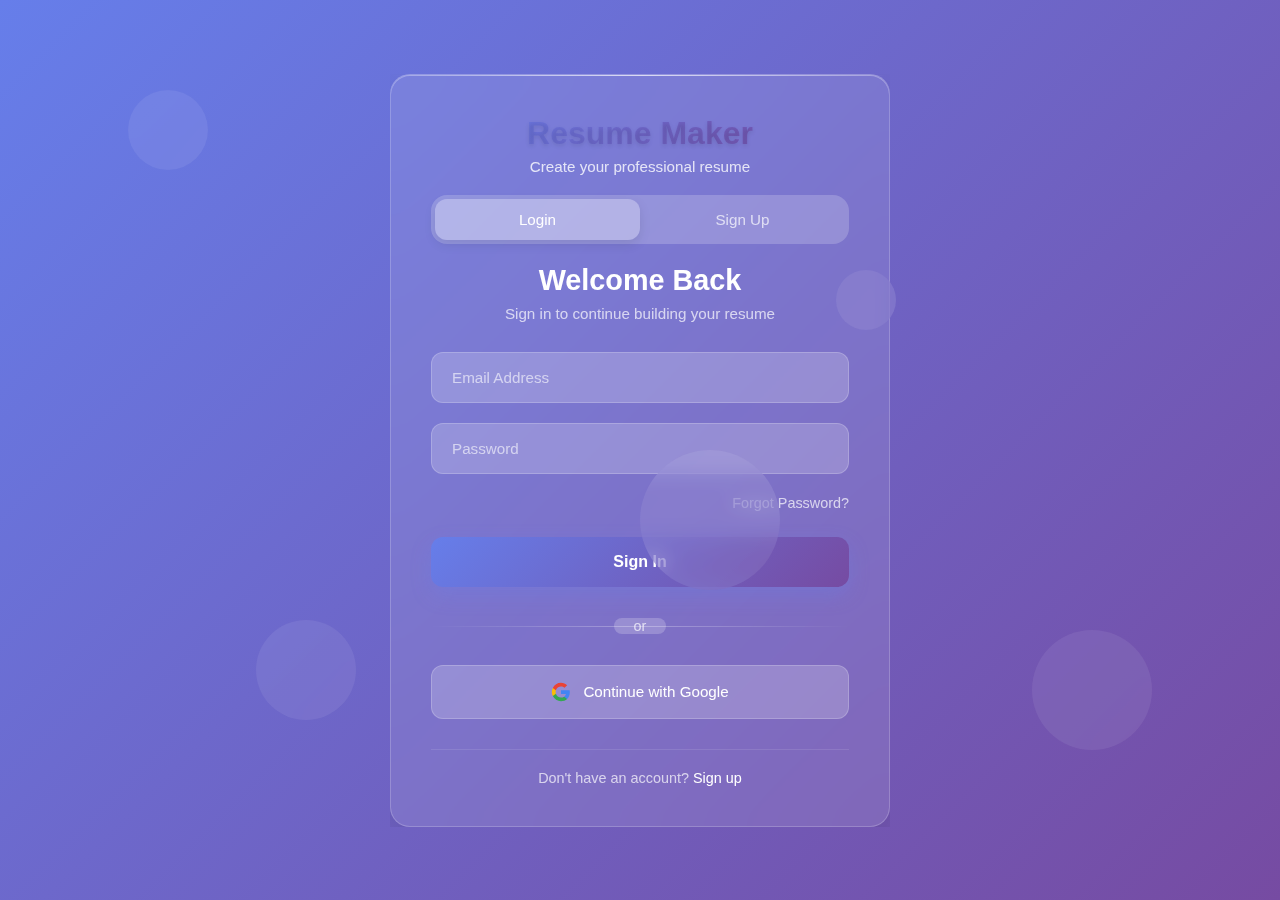
<file: Resume-Maker/index.html>
<!DOCTYPE html>
<html lang="en">

<head>
    <meta charset="UTF-8">
    <meta name="viewport" content="width=device-width, initial-scale=1.0, maximum-scale=1.0, user-scalable=no">
    <title>Resume Maker - Professional Resume Builder</title>
    <meta name="description"
        content="Create professional resumes with our modern resume builder. Choose from multiple templates including 3D designs.">
    <link href="style.css" rel="stylesheet" type="text/css" />
    <link rel="preconnect" href="https://fonts.googleapis.com">
    <link rel="preconnect" href="https://fonts.gstatic.com" crossorigin>
    <link href="https://fonts.googleapis.com/css2?family=Inter:wght@300;400;500;600;700&display=swap" rel="stylesheet">
</head>

<body>
    <div class="container">
        <header>
            <h1>Resume Maker</h1>
            <p>Create Your Professional Resume</p>
            <div class="auth-section">
                <div id="auth-container">
                    <button id="login-btn" onclick="loginWithGoogle()">🔐 Login </button>
                    <div id="user-info" style="display: none;">
                        <span id="user-name"></span>
                        <button id="admin-btn" onclick="window.open('admin.html', '_blank')" style="background: #e74c3c; margin-right: 10px; display: none;"> Admin Panel</button>
                        <button id="logout-btn" onclick="logout()">Logout</button>
                    </div>
                </div>
            </div>
        </header>

        <div class="app-layout">
            <div class="form-section">
                <h2>Enter Your Information</h2>

                <div class="form-group">
                    <h3>Personal Information</h3>
                    <input type="text" id="fullName" placeholder="Full Name" />
                    <input type="email" id="email" placeholder="Email Address" />
                    <input type="tel" id="phone" placeholder="Phone Number" />
                    <input type="text" id="address" placeholder="Address" />
                    <input type="url" id="linkedin" placeholder="LinkedIn Profile (optional)" />
                    <div class="photo-upload">
                        <label for="photo-upload">Profile Photo:</label>
                        <input type="file" id="photo-upload" accept="image/*" />
                        <div id="photo-preview"></div>
                    </div>
                </div>

                <div class="form-group">
                    <h3>Professional Summary</h3>
                    <textarea id="summary" placeholder="Write a brief professional summary..."></textarea>
                </div>

                <div class="form-group">
                    <h3>Work Experience</h3>
                    <div id="experience-container">
                        <div class="experience-item">
                            <input type="text" placeholder="Job Title" class="job-title" />
                            <input type="text" placeholder="Company Name" class="company" />
                            <input type="text" placeholder="Duration (e.g., 2020-2023)" class="duration" />
                            <textarea placeholder="Job description and achievements..."
                                class="job-description"></textarea>
                        </div>
                    </div>
                    <button type="button" id="add-experience">+ Add Experience</button>
                </div>

                <div class="form-group">
                    <h3>Education</h3>
                    <div id="education-container">
                        <div class="education-item">
                            <input type="text" placeholder="Degree" class="degree" />
                            <input type="text" placeholder="Institution" class="institution" />
                            <input type="text" placeholder="Year" class="year" />
                        </div>
                    </div>
                    <button type="button" id="add-education">+ Add Education</button>
                </div>

                <div class="form-group">
                    <h3>Skills</h3>
                    <div class="skill-input-group">
                        <input type="text" id="skillInput" placeholder="Enter a skill" />
                        <button type="button" onclick="addSkill()">➕ Add Skill</button>
                    </div>
                    <div id="skillsPreview" class="skills-preview"></div>
                    <textarea id="skills" placeholder="List your skills separated by commas..."
                        style="display: none;"></textarea>
                </div>

                <div class="form-group">
                    <h3>Certifications</h3>
                    <div id="certification-container">
                        <div class="certification-item">
                            <input type="text" placeholder="Certification Name" class="cert-name" />
                            <input type="text" placeholder="Issuing Organization" class="cert-org" />
                            <input type="text" placeholder="Date Obtained" class="cert-date" />
                        </div>
                    </div>
                    <button type="button" id="add-certification">+ Add Certification</button>
                </div>

                <div class="form-group">
                    <h3>Resume Template</h3>
                    <select id="template-selector">
                        <option value="classic">Classic</option>
                        <option value="modern">Modern</option>
                        <option value="minimal">Minimal</option>
                        <option value="creative">Creative</option>
                        <option value="professional">Professional</option>
                        <option value="elegant">Elegant</option>
                        <option value="neon-3d">3D Neon</option>
                        <option value="glass-3d">3D Glass</option>
                        <option value="metallic-3d">3D Metallic</option>
                        <option value="shadow-3d">3D Shadow Depth</option>
                        <option value="holographic-3d">3D Holographic</option>
                        <option value="carbon-3d">3D Carbon Fiber</option>
                        <option value="gradient-3d">3D Gradient</option>
                        <option value="matrix-3d">3D Matrix</option>
                        <option value="floating-3d">3D Floating</option>
                        <option value="crystal-3d">3D Crystal</option>
                    </select>
                </div>

                <div class="form-actions">
                    <button type="button" id="clear-form">Clear All</button>
                    <button type="button" id="save-data">Save Data</button>
                    <button type="button" id="load-data">Load Data</button>
                    <button type="button" id="generate-resume">Generate Resume</button>
                    <button type="button" id="download-pdf">Download PDF</button>
                </div>
            </div>

            <div class="preview-section">
                <h2>Resume Preview</h2>
                <div id="resume-preview" class="resume-container">
                    <div class="resume-header">
                        <div class="header-content">
                            <div class="header-text">
                                <h1 id="preview-name">Your Name</h1>
                                <div class="contact-info">
                                    <span id="preview-email">email@example.com</span>
                                    <span id="preview-phone">+1 (555) 123-4567</span>
                                    <span id="preview-address">City, State</span>
                                    <span id="preview-linkedin"></span>
                                </div>
                            </div>
                            <div class="photo-container">
                                <img id="preview-photo" src="" alt="" style="display: none;" />
                            </div>
                        </div>
                    </div>

                    <div class="resume-section">
                        <h2>Professional Summary</h2>
                        <p id="preview-summary">Your professional summary will appear here...</p>
                    </div>

                    <div class="resume-section">
                        <h2>Work Experience</h2>
                        <div id="preview-experience"></div>
                    </div>

                    <div class="resume-section">
                        <h2>Education</h2>
                        <div id="preview-education"></div>
                    </div>

                    <div class="resume-section">
                        <h2>Skills</h2>
                        <div id="preview-skills"></div>
                    </div>

                    <div class="resume-section">
                        <h2>Certifications</h2>
                        <div id="preview-certifications"></div>
                    </div>
                </div>
            </div>
        </div>
    </div>

    <!-- Database -->
    <script src="database.js"></script>

    <!-- Demo Authentication -->
    <script>
        // Demo mode - no Firebase needed
        console.log('Demo mode active');

        // Check for login status on page load
        document.addEventListener('DOMContentLoaded', function() {
            const currentUser = localStorage.getItem('currentUser');
            const urlParams = new URLSearchParams(window.location.search);

            // If no user logged in and not coming from auth page, redirect to login
            if (!currentUser && !urlParams.get('logged_in')) {
                console.log('No user logged in, redirecting to auth page...');
                window.location.href = 'auth.html';
                return;
            }

            if (currentUser) {
                try {
                    const userData = JSON.parse(currentUser);
                    console.log('User already logged in:', userData.name);
                    showUserAsLoggedIn(userData.name);
                } catch (error) {
                    console.error('Error parsing user data:', error);
                    localStorage.removeItem('currentUser');
                    window.location.href = 'auth.html';
                    return;
                }
            }

            // Check URL parameters for login redirect
            if (urlParams.get('logged_in') === 'true') {
                const userName = urlParams.get('name') || 'User';
                console.log('Login successful, welcome:', userName);
                showUserAsLoggedIn(userName);

                // Clean up URL parameters
                window.history.replaceState({}, document.title, window.location.pathname);
            }
        });

        // Make functions globally available for demo
        function loginWithGoogle() {
            console.log('Redirecting to auth page...');
            window.location.href = 'auth.html';
        }

        function logout() {
            console.log('Demo logout');
            localStorage.removeItem('currentUser');
            // Redirect to auth page after logout
            window.location.href = 'auth.html';
        }

        // Also make them available on window object for compatibility
        window.loginWithGoogle = loginWithGoogle;
        window.logout = logout;
    </script>
    <script>
         document.addEventListener('DOMContentLoaded', function() {
            const adminBtn = document.getElementById('admin-btn');
            const userStr = localStorage.getItem('currentUser');

            if (userStr) {
                const user = JSON.parse(userStr);

                // Show admin panel only for admin users
                if (adminBtn) {
                    if (user.email === 'patelsureshkumar67338@gmail.com' || user.displayName === 'Administrator') {
                        adminBtn.style.display = 'inline-block';
                    } else {
                        adminBtn.style.display = 'none';
                    }
                }
            }
        });
    </script>
    <script src="script.js"></script>
</body>

</html>
</file>
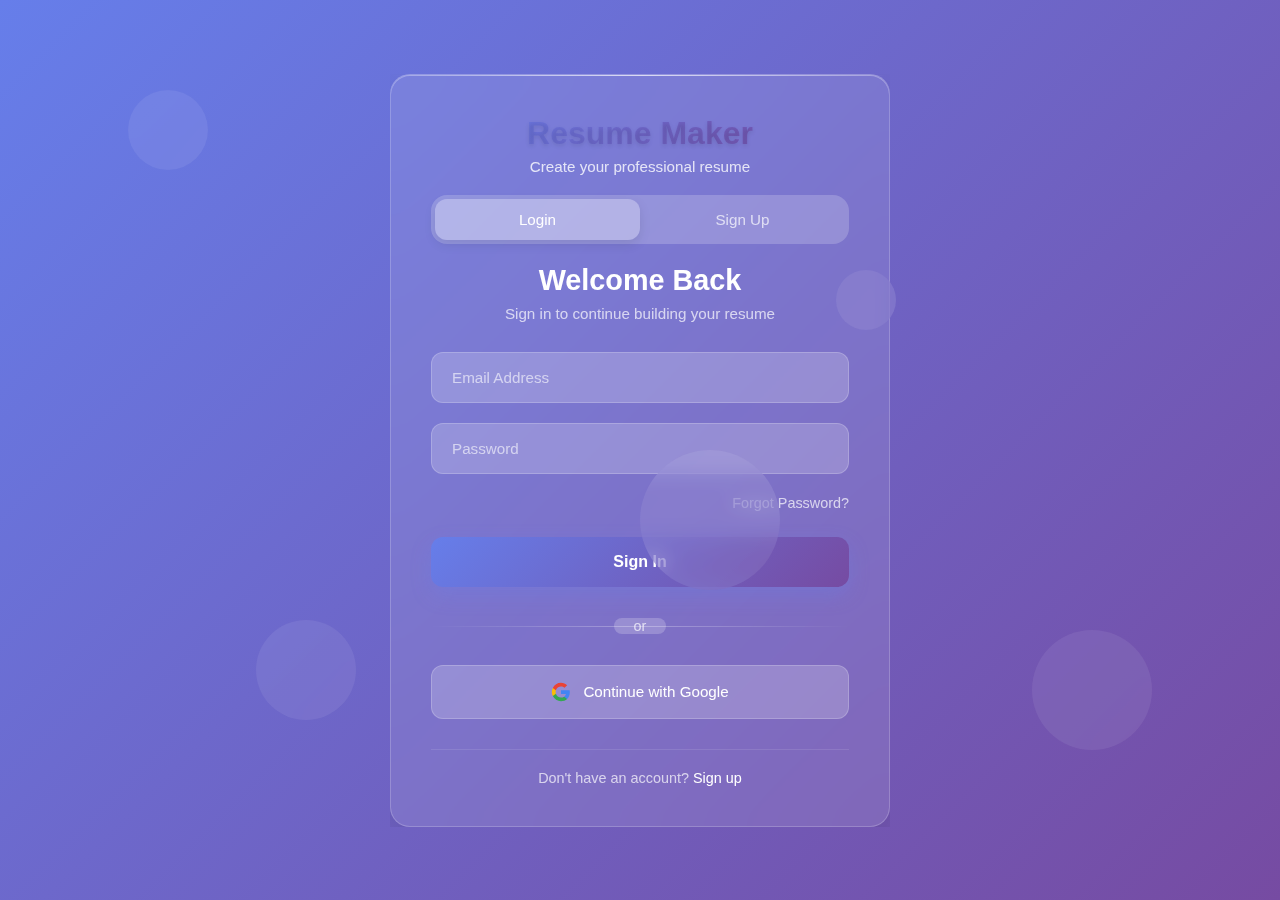
<file: Resume-Maker/admin.html>
<!DOCTYPE html>
<html lang="en">
<head>
    <meta charset="UTF-8">
    <meta name="viewport" content="width=device-width, initial-scale=1.0">
    <title>Admin Panel - User Database</title>
    <style>
        * {
            margin: 0;
            padding: 0;
            box-sizing: border-box;
        }

        body {
            font-family: 'Arial', sans-serif;
            background: linear-gradient(135deg, #667eea 0%, #764ba2 100%);
            min-height: 100vh;
            padding: 20px;
        }

        .admin-container {
            max-width: 1200px;
            margin: 0 auto;
            background: rgba(255, 255, 255, 0.1);
            backdrop-filter: blur(20px);
            border-radius: 20px;
            padding: 30px;
            box-shadow: 0 20px 40px rgba(0, 0, 0, 0.1);
        }

        .admin-header {
            text-align: center;
            margin-bottom: 30px;
        }

        .admin-header h1 {
            color: white;
            font-size: 2.5rem;
            margin-bottom: 10px;
        }

        .admin-header p {
            color: rgba(255, 255, 255, 0.8);
            font-size: 1.1rem;
        }

        .stats-grid {
            display: grid;
            grid-template-columns: repeat(auto-fit, minmax(250px, 1fr));
            gap: 20px;
            margin-bottom: 30px;
        }

        .stat-card {
            background: rgba(255, 255, 255, 0.1);
            padding: 20px;
            border-radius: 15px;
            text-align: center;
            border: 1px solid rgba(255, 255, 255, 0.2);
        }

        .stat-card h3 {
            color: white;
            font-size: 2rem;
            margin-bottom: 10px;
        }

        .stat-card p {
            color: rgba(255, 255, 255, 0.8);
        }

        .users-section {
            background: rgba(255, 255, 255, 0.1);
            padding: 25px;
            border-radius: 15px;
            border: 1px solid rgba(255, 255, 255, 0.2);
        }

        .users-section h2 {
            color: white;
            margin-bottom: 20px;
            font-size: 1.5rem;
        }

        .users-table {
            width: 100%;
            border-collapse: collapse;
            margin-top: 15px;
        }

        .users-table th,
        .users-table td {
            padding: 12px;
            text-align: left;
            border-bottom: 1px solid rgba(255, 255, 255, 0.2);
        }

        .users-table th {
            background: rgba(255, 255, 255, 0.1);
            color: white;
            font-weight: 600;
        }

        .users-table td {
            color: rgba(255, 255, 255, 0.9);
        }

        .action-btn {
            background: #e74c3c;
            color: white;
            border: none;
            padding: 8px 15px;
            border-radius: 5px;
            cursor: pointer;
            font-size: 0.9rem;
            transition: background 0.3s;
        }

        .action-btn:hover {
            background: #c0392b;
        }

        .action-btn.reset {
            background: #f39c12;
        }

        .action-btn.reset:hover {
            background: #d68910;
        }

        .back-btn {
            background: rgba(255, 255, 255, 0.2);
            color: white;
            border: none;
            padding: 12px 25px;
            border-radius: 10px;
            cursor: pointer;
            font-size: 1rem;
            margin-bottom: 20px;
            transition: all 0.3s;
        }

        .back-btn:hover {
            background: rgba(255, 255, 255, 0.3);
            transform: translateY(-2px);
        }

        .no-users {
            text-align: center;
            color: rgba(255, 255, 255, 0.7);
            padding: 40px;
            font-style: italic;
        }

        .success-message {
            background: rgba(46, 204, 113, 0.2);
            color: #2ecc71;
            padding: 12px;
            border-radius: 8px;
            margin-bottom: 20px;
            border: 1px solid rgba(46, 204, 113, 0.3);
        }

        .error-message {
            background: rgba(231, 76, 60, 0.2);
            color: #e74c3c;
            padding: 12px;
            border-radius: 8px;
            margin-bottom: 20px;
            border: 1px solid rgba(231, 76, 60, 0.3);
        }

        .admin-actions-btn {
            background: linear-gradient(135deg, #f39c12, #e67e22);
            color: white;
            border: none;
            padding: 12px 25px;
            border-radius: 10px;
            cursor: pointer;
            font-size: 1rem;
            font-weight: 600;
            margin-top: 10px;
            transition: all 0.3s;
            box-shadow: 0 4px 15px rgba(243, 156, 18, 0.3);
        }

        .admin-actions-btn:hover {
            background: linear-gradient(135deg, #e67e22, #d35400);
            transform: translateY(-2px);
            box-shadow: 0 6px 20px rgba(243, 156, 18, 0.4);
        }

        .admin-actions-panel {
            background: rgba(255, 255, 255, 0.1);
            padding: 25px;
            border-radius: 15px;
            border: 1px solid rgba(255, 255, 255, 0.2);
            margin-bottom: 20px;
            animation: fadeInDown 0.5s ease-out;
        }

        .admin-actions-panel h3 {
            color: white;
            margin-bottom: 20px;
            font-size: 1.3rem;
            text-align: center;
        }

        .admin-actions-grid {
            display: grid;
            grid-template-columns: repeat(auto-fit, minmax(200px, 1fr));
            gap: 15px;
        }

        .admin-action-btn {
            background: rgba(255, 255, 255, 0.1);
            color: white;
            border: 1px solid rgba(255, 255, 255, 0.2);
            padding: 15px 20px;
            border-radius: 10px;
            cursor: pointer;
            font-size: 0.95rem;
            font-weight: 500;
            transition: all 0.3s;
            text-align: center;
        }

        .admin-action-btn:hover {
            background: rgba(255, 255, 255, 0.2);
            transform: translateY(-2px);
            box-shadow: 0 5px 15px rgba(0, 0, 0, 0.2);
        }

        @keyframes fadeInDown {
            from {
                opacity: 0;
                transform: translateY(-20px);
            }
            to {
                opacity: 1;
                transform: translateY(0);
            }
        }
    </style>
</head>
<body>
    <div class="admin-container">
        <button class="back-btn" onclick="window.location.href='index.html'">← Back to Resume Maker</button>
        
        <div class="admin-header">
            <h1>Admin Panel</h1>
            <p>User Database Management</p>
            <button id="admin-actions-btn" class="admin-actions-btn" onclick="toggleAdminActions()" style="display: none;">
                Admin Actions
            </button>
        </div>

        <div id="message-container"></div>

        <div id="admin-actions-panel" class="admin-actions-panel" style="display: none;">
            <h3>Administrator Actions</h3>
            <div class="admin-actions-grid">
                <button class="admin-action-btn" onclick="exportUserData()">
                    📥 Export User Data
                </button>
                <button class="admin-action-btn" onclick="clearAllUsers()">
                    🗑️ Clear All Users
                </button>
                <button class="admin-action-btn" onclick="generateReport()">
                    📊 Generate Report
                </button>
                <button class="admin-action-btn" onclick="systemMaintenance()">
                    ⚙️ System Maintenance
                </button>
            </div>
        </div>

        <div class="stats-grid">
            <div class="stat-card">
                <h3 id="total-users">0</h3>
                <p>Total Users</p>
            </div>
            <div class="stat-card">
                <h3 id="recent-logins">0</h3>
                <p>Recent Logins (24h)</p>
            </div>
            <div class="stat-card">
                <h3 id="new-users">0</h3>
                <p>New Users (7 days)</p>
            </div>
        </div>

        <div class="users-section">
            <h2>User Management</h2>
            <div id="users-container">
                <div class="no-users">Loading users...</div>
            </div>
        </div>
    </div>

    <script src="database.js"></script>
    <script>
        //  admin panel
        function checkAdminAccess() {
            const currentUser = localStorage.getItem('currentUser');
            if (!currentUser) {
                alert('Access denied. Please log in first.');
                window.location.href = 'auth.html';
                return false;
            }

            try {
                const userData = JSON.parse(currentUser);
                if (userData.email !== 'patelsureshkumar67338@gmail.com' && userData.name !== 'Administrator') {
                    alert('Access denied. Admin privileges required.');
                    window.location.href = 'index.html';
                    return false;
                }
                
                // Show admin actions button for Administrator
                if (userData.name === 'Administrator') {
                    const adminBtn = document.getElementById('admin-actions-btn');
                    if (adminBtn) {
                        adminBtn.style.display = 'inline-block';
                    }
                }
                
                return true;
            } catch (error) {
                alert('Access denied. Invalid user data.');
                window.location.href = 'auth.html';
                return false;
            }
        }

        // Toggle Admin Actions panel
        function toggleAdminActions() {
            const panel = document.getElementById('admin-actions-panel');
            const btn = document.getElementById('admin-actions-btn');
            
            if (panel.style.display === 'none' || !panel.style.display) {
                panel.style.display = 'block';
                btn.textContent = ' Hide Admin Actions';
            } else {
                panel.style.display = 'none';
                btn.textContent = ' Admin Actions';
            }
        }

        // Admin action functions
        function exportUserData() {
            const users = window.userDatabase.getAllUsers();
            const dataStr = JSON.stringify(users, null, 2);
            const dataBlob = new Blob([dataStr], {type: 'application/json'});
            
            const link = document.createElement('a');
            link.href = URL.createObjectURL(dataBlob);
            link.download = 'user_data_export.json';
            link.click();
            
            adminPanel.showMessage('User data exported successfully!', 'success');
        }

        function clearAllUsers() {
            if (confirm('⚠️ WARNING: This will delete ALL users except the admin account. This action cannot be undone!\n\nAre you absolutely sure?')) {
                const users = window.userDatabase.getAllUsers();
                let deletedCount = 0;
                
                users.forEach(user => {
                    if (user.email !== 'patelsureshkumar67338@gmail.com') {
                        window.userDatabase.deleteUser(user.email);
                        deletedCount++;
                    }
                });
                
                adminPanel.showMessage(`Successfully deleted ${deletedCount} user accounts`, 'success');
                adminPanel.loadUsers();
                adminPanel.updateStats();
            }
        }

        function generateReport() {
            const users = window.userDatabase.getAllUsers();
            const now = new Date();
            const oneWeekAgo = new Date(now.getTime() - 7 * 24 * 60 * 60 * 1000);
            const oneMonthAgo = new Date(now.getTime() - 30 * 24 * 60 * 60 * 1000);
            
            const report = {
                generatedAt: now.toISOString(),
                totalUsers: users.length,
                newUsersThisWeek: users.filter(u => new Date(u.createdAt) > oneWeekAgo).length,
                newUsersThisMonth: users.filter(u => new Date(u.createdAt) > oneMonthAgo).length,
                activeUsersThisWeek: users.filter(u => u.lastLogin && new Date(u.lastLogin) > oneWeekAgo).length,
                usersNeverLoggedIn: users.filter(u => !u.lastLogin).length,
                usersByDomain: {}
            };
            
            // Count users by email domain
            users.forEach(user => {
                const domain = user.email.split('@')[1];
                report.usersByDomain[domain] = (report.usersByDomain[domain] || 0) + 1;
            });
            
            const reportStr = JSON.stringify(report, null, 2);
            const reportBlob = new Blob([reportStr], {type: 'application/json'});
            
            const link = document.createElement('a');
            link.href = URL.createObjectURL(reportBlob);
            link.download = `system_report_${now.toISOString().split('T')[0]}.json`;
            link.click();
            
            adminPanel.showMessage('System report generated and downloaded!', 'success');
        }

        function systemMaintenance() {
            if (confirm('Run system maintenance? This will:\n• Clean up invalid user data\n• Optimize database storage\n• Update system logs\n\nContinue?')) {
                // Simulate maintenance tasks
                let completed = 0;
                const tasks = ['Cleaning invalid data...', 'Optimizing storage...', 'Updating logs...', 'Finalizing...'];
                
                function runTask() {
                    if (completed < tasks.length) {
                        adminPanel.showMessage(tasks[completed], 'success');
                        completed++;
                        setTimeout(runTask, 800);
                    } else {
                        adminPanel.showMessage('System maintenance completed successfully!', 'success');
                    }
                }
                
                runTask();
            }
        }

        // Check access before loading admin panel
        if (!checkAdminAccess()) {
            // Will redirect, so stop execution
        } else {
            // Continue with admin panel initialization
        }

        class AdminPanel {
            constructor() {
                this.loadUsers();
                this.updateStats();
            }

            showMessage(message, type = 'success') {
                const container = document.getElementById('message-container');
                container.innerHTML = `<div class="${type}-message">${message}</div>`;
                
                setTimeout(() => {
                    container.innerHTML = '';
                }, 3000);
            }

            loadUsers() {
                const users = window.userDatabase.getAllUsers();
                const container = document.getElementById('users-container');

                if (users.length === 0) {
                    container.innerHTML = '<div class="no-users">No users found</div>';
                    return;
                }

                let tableHTML = `
                    <table class="users-table">
                        <thead>
                            <tr>
                                <th>Name</th>
                                <th>Email</th>
                                <th>Created</th>
                                <th>Last Login</th>
                                <th>Actions</th>
                            </tr>
                        </thead>
                        <tbody>
                `;

                users.forEach(user => {
                    const createdDate = new Date(user.createdAt).toLocaleDateString();
                    const lastLogin = user.lastLogin ? new Date(user.lastLogin).toLocaleDateString() : 'Never';
                    
                    tableHTML += `
                        <tr>
                            <td>${user.name}</td>
                            <td>${user.email}</td>
                            <td>${createdDate}</td>
                            <td>${lastLogin}</td>
                            <td>
                                <button class="action-btn reset" onclick="adminPanel.resetUserPassword('${user.email}')">Reset Password</button>
                                <button class="action-btn" onclick="adminPanel.deleteUser('${user.email}')">Delete</button>
                            </td>
                        </tr>
                    `;
                });

                tableHTML += '</tbody></table>';
                container.innerHTML = tableHTML;
            }

            updateStats() {
                const users = window.userDatabase.getAllUsers();
                const now = new Date();
                const oneDayAgo = new Date(now.getTime() - 24 * 60 * 60 * 1000);
                const oneWeekAgo = new Date(now.getTime() - 7 * 24 * 60 * 60 * 1000);

                const totalUsers = users.length;
                const recentLogins = users.filter(user => 
                    user.lastLogin && new Date(user.lastLogin) > oneDayAgo
                ).length;
                const newUsers = users.filter(user => 
                    new Date(user.createdAt) > oneWeekAgo
                ).length;

                document.getElementById('total-users').textContent = totalUsers;
                document.getElementById('recent-logins').textContent = recentLogins;
                document.getElementById('new-users').textContent = newUsers;
            }

            resetUserPassword(email) {
                if (confirm(`Are you sure you want to reset the password for ${email}?`)) {
                    const result = window.userDatabase.resetPassword(email);
                    if (result.success) {
                        this.showMessage(`Password reset successful! New temporary password: ${result.tempPassword}`, 'success');
                    } else {
                        this.showMessage(result.message, 'error');
                    }
                }
            }

            deleteUser(email) {
                if (confirm(`Are you sure you want to delete the user ${email}? This action cannot be undone.`)) {
                    const result = window.userDatabase.deleteUser(email);
                    if (result.success) {
                        this.showMessage('User deleted successfully', 'success');
                        this.loadUsers();
                        this.updateStats();
                    } else {
                        this.showMessage(result.message, 'error');
                    }
                }
            }
        }

        // Initialize admin panel
        const adminPanel = new AdminPanel();
    </script>
</body>
</html>
</file>
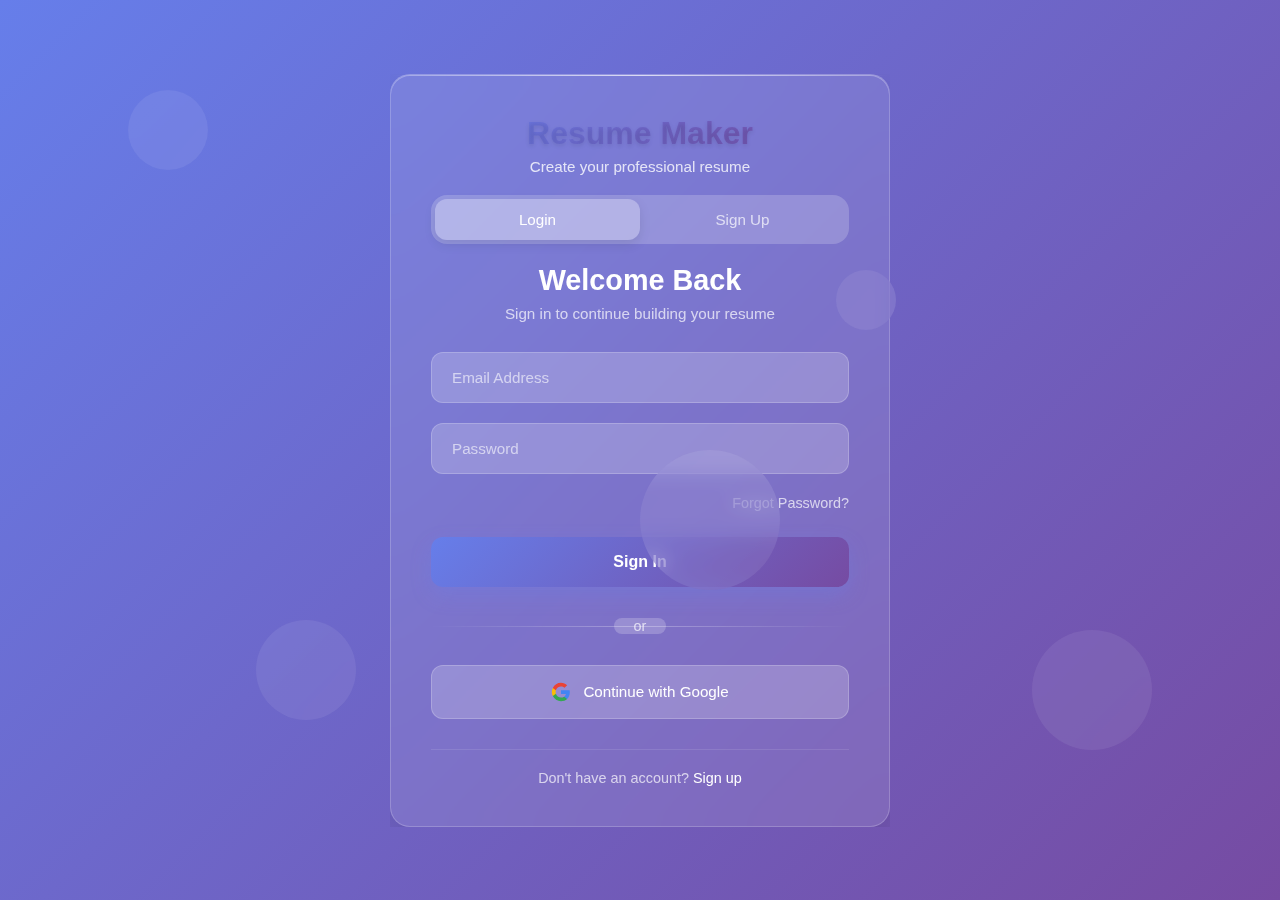
<file: Resume-Maker/auth.html>
<!DOCTYPE html>
<html lang="en">

<head>
    <meta charset="UTF-8">
    <meta name="viewport" content="width=device-width, initial-scale=1.0">
    <title>Resume Maker - Login</title>
    <link href="auth-style.css" rel="stylesheet" type="text/css" />
</head>

<body>
    <div class="auth-container">
        <div class="background-shapes">
            <div class="shape shape-1"></div>
            <div class="shape shape-2"></div>
            <div class="shape shape-3"></div>
            <div class="shape shape-4"></div>
            <div class="shape shape-5"></div>
        </div>

        <div class="auth-card">
            <div class="auth-header">
                <h1>Resume Maker</h1>
                <p>Create your professional resume</p>
            </div>

            <div class="auth-tabs">
                <button class="tab-btn active" id="login-tab" onclick="switchTab('login')">Login</button>
                <button class="tab-btn" id="signup-tab" onclick="switchTab('signup')">Sign Up</button>
            </div>

            <!-- Login Form -->
            <div class="auth-form" id="login-form">
                <h2>Welcome Back</h2>
                <p class="form-subtitle">Sign in to continue building your resume</p>

                <form id="loginForm">
                    <div class="input-group">
                        <input type="email" id="loginEmail" placeholder="Email Address" required>
                        <span class="input-highlight"></span>
                    </div>

                    <div class="input-group">
                        <input type="password" id="loginPassword" placeholder="Password" required>
                        <span class="input-highlight"></span>
                    </div>

                    <div class="forgot-password">
                        <a href="#" onclick="resetPassword()">Forgot Password?</a>
                    </div>

                    <button type="submit" class="auth-btn">Sign In</button>
                </form>

                <div class="divider">
                    <span>or</span>
                </div>

                <button class="google-btn" onclick="loginWithGoogle()">
                    <svg width="20" height="20" viewBox="0 0 24 24">
                        <path fill="#4285F4"
                            d="M22.56 12.25c0-.78-.07-1.53-.2-2.25H12v4.26h5.92c-.26 1.37-1.04 2.53-2.21 3.31v2.77h3.57c2.08-1.92 3.28-4.74 3.28-8.09z" />
                        <path fill="#34A853"
                            d="M12 23c2.97 0 5.46-.98 7.28-2.66l-3.57-2.77c-.98.66-2.23 1.06-3.71 1.06-2.86 0-5.29-1.93-6.16-4.53H2.18v2.84C3.99 20.53 7.7 23 12 23z" />
                        <path fill="#FBBC05"
                            d="M5.84 14.09c-.22-.66-.35-1.36-.35-2.09s.13-1.43.35-2.09V7.07H2.18C1.43 8.55 1 10.22 1 12s.43 3.45 1.18 4.93l2.85-2.22.81-.62z" />
                        <path fill="#EA4335"
                            d="M12 5.38c1.62 0 3.06.56 4.21 1.64l3.15-3.15C17.45 2.09 14.97 1 12 1 7.7 1 3.99 3.47 2.18 7.07l3.66 2.84c.87-2.6 3.3-4.53 6.16-4.53z" />
                    </svg>
                    Continue with Google
                </button>
            </div>

            <!-- Signup Form -->
            <div class="auth-form hidden" id="signup-form">
                <h2>Create Account</h2>
                <p class="form-subtitle">Join us to start building your professional resume</p>

                <form id="signupForm">
                    <div class="input-group">
                        <input type="text" id="signupName" placeholder="Full Name" required>
                        <span class="input-highlight"></span>
                    </div>

                    <div class="input-group">
                        <input type="email" id="signupEmail" placeholder="Email Address" required>
                        <span class="input-highlight"></span>
                    </div>

                    <div class="input-group">
                        <input type="password" id="signupPassword" placeholder="Password" required minlength="6">
                        <span class="input-highlight"></span>
                    </div>

                    <div class="input-group">
                        <input type="password" id="confirmPassword" placeholder="Confirm Password" required>
                        <span class="input-highlight"></span>
                    </div>

                    <div class="terms">
                        <label>
                            <input type="checkbox" id="termsCheck" required>
                            <span class="checkmark"></span>
                            I agree to the <a href="#">Terms of Service</a> and <a href="#">Privacy Policy</a>
                        </label>
                    </div>

                    <button type="submit" class="auth-btn">Create Account</button>
                </form>

                <div class="divider">
                    <span>or</span>
                </div>

                <button class="google-btn" onclick="loginWithGoogle()">
                    <svg width="20" height="20" viewBox="0 0 24 24">
                        <path fill="#4285F4"
                            d="M22.56 12.25c0-.78-.07-1.53-.2-2.25H12v4.26h5.92c-.26 1.37-1.04 2.53-2.21 3.31v2.77h3.57c2.08-1.92 3.28-4.74 3.28-8.09z" />
                        <path fill="#34A853"
                            d="M12 23c2.97 0 5.46-.98 7.28-2.66l-3.57-2.77c-.98.66-2.23 1.06-3.71 1.06-2.86 0-5.29-1.93-6.16-4.53H2.18v2.84C3.99 20.53 7.7 23 12 23z" />
                        <path fill="#FBBC05"
                            d="M5.84 14.09c-.22-.66-.35-1.36-.35-2.09s.13-1.43.35-2.09V7.07H2.18C1.43 8.55 1 10.22 1 12s.43 3.45 1.18 4.93l2.85-2.22.81-.62z" />
                        <path fill="#EA4335"
                            d="M12 5.38c1.62 0 3.06.56 4.21 1.64l3.15-3.15C17.45 2.09 14.97 1 12 1 7.7 1 3.99 3.47 2.18 7.07l3.66 2.84c.87-2.6 3.3-4.53 6.16-4.53z" />
                     <path fill="#EA4335" d="M12 5.38c1.62 0 3.06.56 4.21 1.64l3.15-3.15C17.45 2.09 14.97 1 12 1 7.7 1 3.99 3.47 2.18 7.07l3.66 2.84c.87-2.6 3.3-4.53 6.16-4.53z" fill="none" />
                    </svg>
                            Sign up with Google
                </button>
            </div>

            <div class="auth-footer">
                <p id="auth-switch-text">Don't have an account? <a href="#" onclick="switchTab('signup')">Sign up</a>
                </p>
                <p id="return-to-app" style="margin-top: 10px; display: none;">
                    <a href="index.html" style="font-size: 0.9rem;">← Return to Resume Maker</a>
                </p>
            </div>
        </div>
    </div>

    <!-- Database -->
    <script src="database.js"></script>
    
    <!-- Demo Authentication -->
    <script>
        // Demo mode configuration
        console.log('Auth page loaded with database');

        // For demo purposes, simulate Firebase functions
        const auth = {currentUser: null};
        const provider = {};

        // functions globally available
        window.auth = auth;
        window.provider = provider;
        
        // Firebase functions
        window.signInWithPopup = function() {
            return Promise.resolve({user: {email: 'demo@example.com'}});
        };
        
        window.sendPasswordResetEmail = function() {
            return Promise.resolve();
        };

        //  loginWithGoogle 
        window.loginWithGoogle = function() {
            console.log('Demo Google login triggered');
            //  login and redirect
            setTimeout(() => {
                window.location.href = 'index.html?logged_in=true&name=Demo%20User';
            }, 1000);
        };
    </script>
    <script src="auth-script.js"></script>
</body>

</html>
</file>
<file: Resume-Maker/style.css>
* {
    margin: 0;
    padding: 0;
    box-sizing: border-box;
}

body {
    font-family: 'Arial', sans-serif;
    line-height: 1.6;
    color: #333;
    background: linear-gradient(135deg, #667eea 0%, #764ba2 25%, #f093fb 50%, #f5576c 75%, #4facfe 100%);
    background-size: 400% 400%;
    animation: gradientFlow 15s ease infinite;
    min-height: 100vh;
    position: relative;
    overflow-x: hidden;
}

@keyframes gradientFlow {
    0% {
        background-position: 0% 50%;
    }

    25% {
        background-position: 100% 50%;
    }

    50% {
        background-position: 100% 100%;
    }

    75% {
        background-position: 0% 100%;
    }

    100% {
        background-position: 0% 50%;
    }
}

/* Floating particles background */
body::before {
    content: '';
    position: fixed;
    top: 0;
    left: 0;
    width: 100%;
    height: 100%;
    background:
        radial-gradient(circle at 20% 20%, rgba(255, 255, 255, 0.1) 2px, transparent 2px),
        radial-gradient(circle at 80% 80%, rgba(255, 255, 255, 0.1) 2px, transparent 2px),
        radial-gradient(circle at 40% 60%, rgba(255, 255, 255, 0.05) 1px, transparent 1px);
    background-size: 100px 100px, 150px 150px, 200px 200px;
    animation: floatingParticles 20s linear infinite;
    pointer-events: none;
    z-index: -1;
}

@keyframes floatingParticles {
    0% {
        transform: translateY(0px) rotate(0deg);
    }

    100% {
        transform: translateY(-100px) rotate(360deg);
    }
}

.container {
    max-width: 1400px;
    margin: 0 auto;
    padding: 20px;
    perspective: 1000px;
    animation: containerFloat 8s ease-in-out infinite;
}

@keyframes containerFloat {

    0%,
    100% {
        transform: translateY(0px);
    }

    50% {
        transform: translateY(-5px);
    }
}

header {
    text-align: center;
    margin-bottom: 30px;
    background: rgba(255, 255, 255, 0.95);
    backdrop-filter: blur(15px);
    padding: 30px;
    border-radius: 25px;
    box-shadow:
        0 20px 40px rgba(0, 0, 0, 0.1),
        inset 0 1px 0 rgba(255, 255, 255, 0.6);
    border: 1px solid rgba(255, 255, 255, 0.3);
    transform: var(--transform-3d);
    transition: all 0.5s cubic-bezier(0.175, 0.885, 0.32, 1.275);
    position: relative;
    overflow: hidden;
}

header::before {
    content: '';
    position: absolute;
    top: -50%;
    left: -50%;
    width: 200%;
    height: 200%;
    background: conic-gradient(from 0deg,
            transparent,
            rgba(102, 126, 234, 0.1),
            transparent,
            rgba(118, 75, 162, 0.1),
            transparent);
    animation: headerRotate 10s linear infinite;
    pointer-events: none;
}

@keyframes headerRotate {
    0% {
        transform: rotate(0deg);
    }

    100% {
        transform: rotate(360deg);
    }
}

header>* {
    position: relative;
    z-index: 2;
}

header:hover {
    transform: var(--transform-hover);
    box-shadow: var(--shadow-hover);
}

header h1 {
    color: #2c3e50;
    font-size: 2.5em;
    margin-bottom: 10px;
    background: linear-gradient(45deg, #667eea, #764ba2, #f093fb);
    background-size: 300% 300%;
    background-clip: text;
    -webkit-background-clip: text;
    -webkit-text-fill-color: transparent;
    animation: textShimmer 3s ease-in-out infinite;
    text-shadow: 0 10px 20px rgba(102, 126, 234, 0.3);
    transform: translateZ(20px);
}

@keyframes textShimmer {

    0%,
    100% {
        background-position: 0% 50%;
    }

    50% {
        background-position: 100% 50%;
    }
}

header p {
    color: #555;
    font-size: 1.2em;
    text-shadow: 0 2px 4px rgba(0, 0, 0, 0.1);
    transform: translateZ(10px);
}

.app-layout {
    display: grid;
    grid-template-columns: 1fr 1fr;
    gap: 30px;
    align-items: start;
    perspective: 1200px;
}

.app-layout>* {
    animation: sectionSlideIn 1s ease-out;
}

.app-layout>*:nth-child(1) {
    animation-delay: 0.2s;
    transform: translateX(-50px);
}

.app-layout>*:nth-child(2) {
    animation-delay: 0.4s;
    transform: translateX(50px);
}

@keyframes sectionSlideIn {
    0% {
        opacity: 0;
        transform: translateX(var(--slide-from, 0)) rotateY(15deg);
    }

    100% {
        opacity: 1;
        transform: translateX(0) rotateY(0deg);
    }
}

.form-section,
.preview-section {
    background: rgba(255, 255, 255, 0.95);
    backdrop-filter: blur(15px);
    padding: 30px;
    border-radius: 20px;
    box-shadow:
        0 15px 35px rgba(0, 0, 0, 0.1),
        inset 0 1px 0 rgba(255, 255, 255, 0.6);
    border: 1px solid rgba(255, 255, 255, 0.3);
    transform: rotateX(2deg);
    transition: all 0.4s cubic-bezier(0.175, 0.885, 0.32, 1.275);
    position: relative;
    overflow: hidden;
}

.form-section::before,
.preview-section::before {
    content: '';
    position: absolute;
    top: 0;
    left: -100%;
    width: 100%;
    height: 100%;
    background: linear-gradient(90deg, transparent, rgba(255, 255, 255, 0.3), transparent);
    transition: left 0.8s;
}

.form-section:hover::before,
.preview-section:hover::before {
    left: 100%;
}

.form-section:hover,
.preview-section:hover {
    transform: rotateX(0deg) translateY(-5px);
    box-shadow:
        0 25px 50px rgba(0, 0, 0, 0.15),
        inset 0 1px 0 rgba(255, 255, 255, 0.8);
}

.form-section {
    max-height: 80vh;
    overflow-y: auto;
}

.form-section h2,
.preview-section h2 {
    color: #2c3e50;
    margin-bottom: 20px;
    font-size: 1.5em;
}

.form-group {
    margin-bottom: 25px;
}

.form-group h3 {
    color: #34495e;
    margin-bottom: 15px;
    font-size: 1.2em;
    border-bottom: 2px solid #3498db;
    padding-bottom: 5px;
}

input[type="text"],
input[type="email"],
input[type="tel"],
input[type="url"],
textarea {
    width: 100%;
    padding: 12px;
    margin-bottom: 10px;
    border: 2px solid #ecf0f1;
    border-radius: 15px;
    font-size: 14px;
    transition: all 0.3s cubic-bezier(0.175, 0.885, 0.32, 1.275);
    background: rgba(255, 255, 255, 0.9);
    backdrop-filter: blur(10px);
    box-shadow: inset 0 2px 4px rgba(0, 0, 0, 0.05);
}

input:focus,
textarea:focus {
    outline: none;
    border-color: #3498db;
    background: rgba(255, 255, 255, 1);
    transform: translateY(-2px);
    box-shadow:
        inset 0 2px 4px rgba(0, 0, 0, 0.05),
        0 8px 20px rgba(52, 152, 219, 0.2);
}

input:hover,
textarea:hover {
    transform: translateY(-1px);
    box-shadow:
        inset 0 2px 4px rgba(0, 0, 0, 0.05),
        0 4px 10px rgba(0, 0, 0, 0.1);
}

textarea {
    min-height: 80px;
    resize: vertical;
}

.experience-item,
.education-item {
    background: #f8f9fa;
    padding: 15px;
    margin-bottom: 15px;
    border-radius: 5px;
    border-left: 4px solid #3498db;
}

button {
    background: linear-gradient(135deg, #3498db, #2980b9);
    color: white;
    border: none;
    padding: 12px 20px;
    border-radius: 15px;
    cursor: pointer;
    font-size: 14px;
    transition: all 0.3s cubic-bezier(0.175, 0.885, 0.32, 1.275);
    box-shadow:
        0 8px 20px rgba(52, 152, 219, 0.3),
        inset 0 1px 0 rgba(255, 255, 255, 0.2);
    transform: translateZ(0);
    position: relative;
    overflow: hidden;
}

button::before {
    content: '';
    position: absolute;
    top: 50%;
    left: 50%;
    width: 0;
    height: 0;
    background: rgba(255, 255, 255, 0.3);
    border-radius: 50%;
    transform: translate(-50%, -50%);
    transition: width 0.3s, height 0.3s;
}

button:hover {
    background: linear-gradient(135deg, #2980b9, #1e6fa8);
    transform: translateY(-3px) translateZ(0);
    box-shadow:
        0 15px 30px rgba(52, 152, 219, 0.4),
        inset 0 1px 0 rgba(255, 255, 255, 0.3);
}

button:hover::before {
    width: 120%;
    height: 120%;
}

button:active {
    transform: translateY(-1px) translateZ(0);
    box-shadow:
        0 5px 15px rgba(52, 152, 219, 0.4),
        inset 0 1px 0 rgba(255, 255, 255, 0.3);
}

#add-experience,
#add-education {
    background: #27ae60;
    margin-top: 10px;
}

#add-experience:hover,
#add-education:hover {
    background: #229954;
}

.form-actions {
    display: flex;
    gap: 15px;
    margin-top: 30px;
}

#generate-resume {
    background: #e74c3c;
    flex: 1;
}

#generate-resume:hover {
    background: #c0392b;
}

#download-pdf {
    background: #9b59b6;
    flex: 1;
}

#download-pdf:hover {
    background: #8e44ad;
}

/* Photo Upload Styles */
.photo-upload {
    margin-top: 15px;
    padding: 15px;
    border: 2px dashed #ddd;
    border-radius: 5px;
    text-align: center;
}

.photo-upload label {
    display: block;
    margin-bottom: 10px;
    font-weight: bold;
    color: #34495e;
}

#photo-upload {
    margin-bottom: 15px;
}

#photo-preview img {
    max-width: 150px;
    max-height: 150px;
    border-radius: 50%;
    border: 3px solid #3498db;
    object-fit: cover;
}

/* Resume Preview Styles */
.resume-container {
    background: white;
    border: 1px solid #ddd;
    font-family: 'Times New Roman', serif;
    line-height: 1.5;
    color: #333;
}

.resume-header {
    margin-bottom: 20px;
    padding-bottom: 15px;
    border-bottom: 2px solid #2c3e50;
}

.header-content {
    display: flex;
    justify-content: space-between;
    align-items: center;
}

.header-text {
    flex: 1;
    text-align: center;
}

.photo-container {
    flex-shrink: 0;
    margin-left: 20px;
}

#preview-photo {
    width: 100px;
    height: 100px;
    border-radius: 50%;
    border: 3px solid #2c3e50;
    object-fit: cover;
}

.resume-header h1 {
    font-size: 24px;
    color: #2c3e50;
    margin-bottom: 10px;
}

.contact-info {
    display: flex;
    justify-content: center;
    flex-wrap: wrap;
    gap: 15px;
    font-size: 12px;
}

.contact-info span:not(:empty) {
    color: #555;
}

.resume-section {
    margin-bottom: 20px;
}

.resume-section h2 {
    font-size: 16px;
    color: #2c3e50;
    margin-bottom: 10px;
    border-bottom: 1px solid #2c3e50;
    padding-bottom: 2px;
}

.experience-entry,
.education-entry {
    margin-bottom: 15px;
}

.job-header,
.education-header {
    display: flex;
    justify-content: space-between;
    align-items: center;
    margin-bottom: 5px;
}

.job-title,
.degree {
    font-weight: bold;
    font-size: 14px;
}

.company,
.institution {
    font-style: italic;
    font-size: 14px;
}

.duration,
.year {
    font-size: 12px;
    color: #666;
}

.job-description {
    font-size: 12px;
    margin-top: 5px;
    white-space: pre-line;
}

.skills-list {
    font-size: 12px;
    line-height: 1.6;
}

.certification-item {
    background: #f8f9fa;
    padding: 15px;
    margin-bottom: 15px;
    border-radius: 5px;
    border-left: 4px solid #9b59b6;
}

.certification-entry {
    margin-bottom: 15px;
}

.cert-header {
    display: flex;
    justify-content: space-between;
    align-items: center;
    margin-bottom: 5px;
}

.cert-name {
    font-weight: bold;
    font-size: 14px;
}

.cert-org {
    font-style: italic;
    font-size: 14px;
}

.cert-date {
    font-size: 12px;
    color: #666;
}

#template-selector {
    width: 100%;
    padding: 12px;
    border: 2px solid #ecf0f1;
    border-radius: 5px;
    font-size: 14px;
    background: white;
}

#clear-form {
    background: #e67e22;
}

#clear-form:hover {
    background: #d35400;
}

#save-data,
#load-data {
    background: #16a085;
}

#save-data:hover,
#load-data:hover {
    background: #138d75;
}

.form-actions {
    display: grid;
    grid-template-columns: repeat(auto-fit, minmax(120px, 1fr));
    gap: 10px;
    margin-top: 30px;
}

/* Template Styles */
.resume-container.modern {
    border-left: 5px solid #3498db;
    box-shadow: 0 0 20px rgba(0, 0, 0, 0.1);
}

.resume-container.modern .resume-header {
    background: linear-gradient(135deg, #3498db, #2980b9);
    color: white;
    padding: 20px;
    margin: -1px -1px 20px -1px;
}

.resume-container.modern .resume-header h1 {
    color: white;
}

.resume-container.modern #preview-photo {
    border-color: white;
}

.resume-container.minimal {
    border: none;
    box-shadow: none;
}

.resume-container.minimal .resume-header {
    border-bottom: 1px solid #ecf0f1;
}

.resume-container.minimal .resume-section h2 {
    color: #95a5a6;
    border-bottom: 1px solid #ecf0f1;
}

.resume-container.creative {
    background: linear-gradient(135deg, #f5f7fa 0%, #c3cfe2 100%);
    border: none;
    box-shadow: 0 10px 30px rgba(0, 0, 0, 0.2);
}

.resume-container.creative .resume-header {
    background: linear-gradient(135deg, #667eea 0%, #764ba2 100%);
    color: white;
    padding: 25px;
    margin: -1px -1px 20px -1px;
    border-radius: 10px 10px 0 0;
}

.resume-container.creative .resume-header h1 {
    color: white;
}

.resume-container.creative .resume-section h2 {
    color: #667eea;
    border-bottom: 2px solid #667eea;
}

.resume-container.professional {
    border: 2px solid #2c3e50;
    box-shadow: 0 5px 15px rgba(0, 0, 0, 0.1);
}

.resume-container.professional .resume-header {
    background: #2c3e50;
    color: white;
    padding: 20px;
    margin: -2px -2px 20px -2px;
}

.resume-container.professional .resume-header h1 {
    color: white;
}

.resume-container.professional .resume-section h2 {
    color: #2c3e50;
    border-bottom: 3px solid #2c3e50;
    text-transform: uppercase;
    letter-spacing: 1px;
}

.resume-container.elegant {
    border: 1px solid #d4af37;
    background: #fefefe;
    box-shadow: 0 0 25px rgba(212, 175, 55, 0.3);
}

.resume-container.elegant .resume-header {
    border-bottom: 3px solid #d4af37;
    background: linear-gradient(to right, #fefefe, #f9f9f9);
}

.resume-container.elegant .resume-header h1 {
    color: #2c3e50;
    font-family: 'Georgia', serif;
}

.resume-container.elegant .resume-section h2 {
    color: #d4af37;
    border-bottom: 2px solid #d4af37;
    font-family: 'Georgia', serif;
}

.resume-container.elegant #preview-photo {
    border-color: #d4af37;
}

/* 3D Template  */

/* 3D Neon Template */
.resume-container.neon-3d {
    background: linear-gradient(135deg, #0a0a0a 0%, #1a1a1a 100%);
    border: 2px solid #00ffff;
    box-shadow: 0 0 30px rgba(0, 255, 255, 0.5), inset 0 0 30px rgba(0, 255, 255, 0.1);
    color: #ffffff;
    transform: perspective(1000px) rotateX(2deg);
    animation: neonGlow 2s ease-in-out infinite alternate;
}

@keyframes neonGlow {
    0% {
        box-shadow: 0 0 30px rgba(0, 255, 255, 0.5), inset 0 0 30px rgba(0, 255, 255, 0.1);
    }

    100% {
        box-shadow: 0 0 40px rgba(0, 255, 255, 0.8), inset 0 0 40px rgba(0, 255, 255, 0.2);
    }
}

.resume-container.neon-3d .resume-header {
    background: linear-gradient(135deg, #ff00ff 0%, #00ffff 100%);
    color: #000000;
    padding: 25px;
    margin: -2px -2px 25px -2px;
    text-shadow: 0 0 10px rgba(255, 255, 255, 0.5);
    box-shadow: 0 10px 20px rgba(0, 255, 255, 0.3);
}

.resume-container.neon-3d .resume-header h1 {
    color: #000000;
    text-shadow: 0 0 15px rgba(255, 255, 255, 0.8);
}

.resume-container.neon-3d .resume-section h2 {
    color: #00ffff;
    border-bottom: 2px solid #00ffff;
    text-shadow: 0 0 10px rgba(0, 255, 255, 0.6);
}

/* 3D Glass Template */
.resume-container.glass-3d {
    background: rgba(255, 255, 255, 0.1);
    backdrop-filter: blur(10px);
    border: 1px solid rgba(255, 255, 255, 0.2);
    box-shadow: 0 8px 32px rgba(0, 0, 0, 0.1);
    transform: perspective(1000px) rotateY(-2deg);
    position: relative;
}

.resume-container.glass-3d::before {
    content: '';
    position: absolute;
    top: 0;
    left: 0;
    right: 0;
    bottom: 0;
    background: linear-gradient(135deg, rgba(255, 255, 255, 0.1), rgba(255, 255, 255, 0.05));
    border-radius: inherit;
    z-index: -1;
}

.resume-container.glass-3d .resume-header {
    background: rgba(255, 255, 255, 0.2);
    backdrop-filter: blur(15px);
    border: 1px solid rgba(255, 255, 255, 0.3);
    box-shadow: 0 4px 16px rgba(0, 0, 0, 0.1);
    padding: 25px;
    margin: -1px -1px 25px -1px;
}

.resume-container.glass-3d .resume-section h2 {
    color: #2c3e50;
    border-bottom: 2px solid rgba(44, 62, 80, 0.3);
    text-shadow: 0 2px 4px rgba(0, 0, 0, 0.1);
}

/* 3D Metallic Template */
.resume-container.metallic-3d {
    background: linear-gradient(135deg, #434343 0%, #000000 100%);
    border: 2px solid #888888;
    box-shadow: 0 10px 30px rgba(0, 0, 0, 0.5), inset 0 2px 10px rgba(255, 255, 255, 0.1);
    color: #ffffff;
    transform: perspective(1000px) rotateX(3deg) rotateY(1deg);
    position: relative;
}

.resume-container.metallic-3d::before {
    content: '';
    position: absolute;
    top: 0;
    left: 0;
    right: 0;
    bottom: 0;
    background: linear-gradient(45deg, transparent 49%, rgba(255, 255, 255, 0.03) 50%, transparent 51%);
    background-size: 20px 20px;
    pointer-events: none;
}

.resume-container.metallic-3d .resume-header {
    background: linear-gradient(135deg, #888888 0%, #444444 100%);
    border: 1px solid #aaa;
    box-shadow: 0 5px 15px rgba(0, 0, 0, 0.3), inset 0 1px 5px rgba(255, 255, 255, 0.2);
    padding: 25px;
    margin: -2px -2px 25px -2px;
}

.resume-container.metallic-3d .resume-section h2 {
    color: #cccccc;
    border-bottom: 2px solid #666666;
    text-shadow: 0 1px 2px rgba(0, 0, 0, 0.5);
}

/* 3D Shadow Depth Template */
.resume-container.shadow-3d {
    background: #ffffff;
    border: none;
    box-shadow:
        0 1px 3px rgba(0, 0, 0, 0.12),
        0 1px 2px rgba(0, 0, 0, 0.24),
        0 10px 60px rgba(0, 0, 0, 0.15);
    transform: perspective(1000px) rotateX(5deg);
    position: relative;
}

.resume-container.shadow-3d::after {
    content: '';
    position: absolute;
    top: 100%;
    left: 5%;
    right: 5%;
    height: 20px;
    background: rgba(0, 0, 0, 0.1);
    border-radius: 50%;
    filter: blur(10px);
    z-index: -1;
}

.resume-container.shadow-3d .resume-header {
    background: linear-gradient(135deg, #667eea 0%, #764ba2 100%);
    color: white;
    padding: 30px;
    margin: 0 0 25px 0;
    box-shadow: 0 5px 20px rgba(102, 126, 234, 0.3);
    transform: translateZ(10px);
}

.resume-container.shadow-3d .resume-section {
    box-shadow: 0 2px 10px rgba(0, 0, 0, 0.05);
    padding: 15px;
    margin-bottom: 20px;
    border-radius: 8px;
}

/* 3D Holographic Template */
.resume-container.holographic-3d {
    background: linear-gradient(45deg, #ff0080, #ff8c00, #40e0d0, #ff0080);
    background-size: 400% 400%;
    animation: holographicShift 3s ease-in-out infinite;
    border: 2px solid transparent;
    box-shadow: 0 0 40px rgba(255, 0, 128, 0.5);
    color: #ffffff;
    transform: perspective(1000px) rotateY(3deg);
    position: relative;
}

@keyframes holographicShift {
    0% {
        background-position: 0% 50%;
    }

    50% {
        background-position: 100% 50%;
    }

    100% {
        background-position: 0% 50%;
    }
}

.resume-container.holographic-3d::before {
    content: '';
    position: absolute;
    top: 2px;
    left: 2px;
    right: 2px;
    bottom: 2px;
    background: rgba(0, 0, 0, 0.9);
    border-radius: inherit;
    z-index: 1;
}

.resume-container.holographic-3d>* {
    position: relative;
    z-index: 2;
}

.resume-container.holographic-3d .resume-header {
    background: rgba(255, 255, 255, 0.1);
    backdrop-filter: blur(10px);
    border: 1px solid rgba(255, 255, 255, 0.2);
    padding: 25px;
    margin: 0 0 25px 0;
}

/* 3D Carbon Fiber Template */
.resume-container.carbon-3d {
    background:
        radial-gradient(circle at 25% 25%, #333 2px, transparent 2px),
        radial-gradient(circle at 75% 75%, #333 2px, transparent 2px),
        linear-gradient(135deg, #1a1a1a 0%, #2d2d2d 100%);
    background-size: 30px 30px, 30px 30px, 100% 100%;
    border: 2px solid #444;
    box-shadow: 0 10px 30px rgba(0, 0, 0, 0.5), inset 0 2px 10px rgba(255, 255, 255, 0.05);
    color: #ffffff;
    transform: perspective(1000px) rotateX(2deg) rotateY(-2deg);
}

.resume-container.carbon-3d .resume-header {
    background: linear-gradient(135deg, #ff6b6b 0%, #ee5a24 100%);
    padding: 25px;
    margin: -2px -2px 25px -2px;
    box-shadow: 0 5px 20px rgba(255, 107, 107, 0.3);
}

.resume-container.carbon-3d .resume-section h2 {
    color: #ff6b6b;
    border-bottom: 2px solid #ff6b6b;
    text-shadow: 0 0 10px rgba(255, 107, 107, 0.3);
}

/* 3D Gradient Template */
.resume-container.gradient-3d {
    background: linear-gradient(135deg, #667eea 0%, #764ba2 25%, #f093fb 50%, #f5576c 75%, #4facfe 100%);
    background-size: 300% 300%;
    animation: gradientShift 4s ease-in-out infinite;
    border: none;
    box-shadow: 0 15px 35px rgba(0, 0, 0, 0.2);
    color: #ffffff;
    transform: perspective(1000px) rotateX(3deg);
    position: relative;
}

@keyframes gradientShift {
    0% {
        background-position: 0% 50%;
    }

    50% {
        background-position: 100% 50%;
    }

    100% {
        background-position: 0% 50%;
    }
}

.resume-container.gradient-3d::before {
    content: '';
    position: absolute;
    top: 3px;
    left: 3px;
    right: 3px;
    bottom: 3px;
    background: rgba(255, 255, 255, 0.95);
    border-radius: inherit;
    z-index: 1;
}

.resume-container.gradient-3d>* {
    position: relative;
    z-index: 2;
    color: #333;
}

.resume-container.gradient-3d .resume-header {
    background: transparent;
    color: #333;
    padding: 25px;
    margin: 0 0 25px 0;
    text-shadow: 0 2px 4px rgba(0, 0, 0, 0.1);
}

/* 3D Matrix Template */
.resume-container.matrix-3d {
    background: #000000;
    border: 2px solid #00ff00;
    box-shadow: 0 0 30px rgba(0, 255, 0, 0.5), inset 0 0 30px rgba(0, 255, 0, 0.1);
    color: #00ff00;
    transform: perspective(1000px) rotateX(2deg);
    font-family: 'Courier New', monospace;
    position: relative;
    overflow: hidden;
}

.resume-container.matrix-3d::before {
    content: '';
    position: absolute;
    top: 0;
    left: 0;
    right: 0;
    bottom: 0;
    background:
        linear-gradient(90deg, transparent 79px, rgba(0, 255, 0, 0.03) 81px, transparent 82px),
        linear-gradient(rgba(0, 255, 0, 0.03) 50%, transparent 50%);
    background-size: 82px 4px, 100% 4px;
    pointer-events: none;
    animation: matrixRain 20s linear infinite;
}

@keyframes matrixRain {
    0% {
        background-position: 0 0;
    }

    100% {
        background-position: 82px 400px;
    }
}

.resume-container.matrix-3d .resume-header {
    background: rgba(0, 255, 0, 0.1);
    border: 1px solid #00ff00;
    padding: 25px;
    margin: -2px -2px 25px -2px;
    box-shadow: 0 0 20px rgba(0, 255, 0, 0.3);
}

.resume-container.matrix-3d .resume-section h2 {
    color: #00ff00;
    border-bottom: 2px solid #00ff00;
    text-shadow: 0 0 10px rgba(0, 255, 0, 0.6);
}

/* 3D Floating Template */
.resume-container.floating-3d {
    background: linear-gradient(135deg, #f5f7fa 0%, #c3cfe2 100%);
    border: none;
    box-shadow: 0 20px 40px rgba(0, 0, 0, 0.1);
    transform: perspective(1000px) rotateX(5deg) rotateY(2deg);
    animation: floatingMotion 6s ease-in-out infinite;
    position: relative;
}

@keyframes floatingMotion {

    0%,
    100% {
        transform: perspective(1000px) rotateX(5deg) rotateY(2deg) translateY(0px);
    }

    50% {
        transform: perspective(1000px) rotateX(5deg) rotateY(2deg) translateY(-10px);
    }
}

.resume-container.floating-3d .resume-header {
    background: linear-gradient(135deg, #667eea 0%, #764ba2 100%);
    color: white;
    padding: 30px;
    margin: 0 0 30px 0;
    box-shadow: 0 10px 30px rgba(102, 126, 234, 0.3);
    transform: translateZ(20px);
    animation: headerFloat 4s ease-in-out infinite;
}

@keyframes headerFloat {

    0%,
    100% {
        transform: translateZ(20px) translateY(0px);
    }

    50% {
        transform: translateZ(20px) translateY(-5px);
    }
}

.resume-container.floating-3d .resume-section {
    background: rgba(255, 255, 255, 0.8);
    backdrop-filter: blur(10px);
    border: 1px solid rgba(255, 255, 255, 0.3);
    box-shadow: 0 5px 20px rgba(0, 0, 0, 0.1);
    padding: 20px;
    margin-bottom: 20px;
    border-radius: 10px;
    transform: translateZ(10px);
}

/* 3D Crystal Template */
.resume-container.crystal-3d {
    background: linear-gradient(135deg,
            rgba(255, 255, 255, 0.1) 0%,
            rgba(255, 255, 255, 0.05) 25%,
            rgba(255, 255, 255, 0.1) 50%,
            rgba(255, 255, 255, 0.05) 75%,
            rgba(255, 255, 255, 0.1) 100%);
    backdrop-filter: blur(15px);
    border: 2px solid rgba(255, 255, 255, 0.3);
    box-shadow:
        0 0 40px rgba(255, 255, 255, 0.1),
        inset 0 0 40px rgba(255, 255, 255, 0.05);
    transform: perspective(1000px) rotateX(3deg) rotateY(3deg);
    position: relative;
    overflow: hidden;
}

.resume-container.crystal-3d::before {
    content: '';
    position: absolute;
    top: -50%;
    left: -50%;
    width: 200%;
    height: 200%;
    background: conic-gradient(from 0deg,
            transparent 0deg,
            rgba(255, 255, 255, 0.1) 60deg,
            transparent 120deg,
            rgba(255, 255, 255, 0.1) 180deg,
            transparent 240deg,
            rgba(255, 255, 255, 0.1) 300deg,
            transparent 360deg);
    animation: crystalRotate 10s linear infinite;
    pointer-events: none;
}

@keyframes crystalRotate {
    0% {
        transform: rotate(0deg);
    }

    100% {
        transform: rotate(360deg);
    }
}

.resume-container.crystal-3d .resume-header {
    background: linear-gradient(135deg,
            rgba(138, 43, 226, 0.3) 0%,
            rgba(30, 144, 255, 0.3) 100%);
    backdrop-filter: blur(20px);
    border: 1px solid rgba(255, 255, 255, 0.4);
    padding: 25px;
    margin: -2px -2px 25px -2px;
    box-shadow: 0 5px 25px rgba(138, 43, 226, 0.2);
    position: relative;
    z-index: 2;
}

.resume-container.crystal-3d .resume-section {
    background: rgba(255, 255, 255, 0.1);
    backdrop-filter: blur(10px);
    border: 1px solid rgba(255, 255, 255, 0.2);
    padding: 15px;
    margin-bottom: 20px;
    border-radius: 10px;
    position: relative;
    z-index: 2;
}

.resume-container.crystal-3d .resume-section h2 {
    color: #8a2be2;
    border-bottom: 2px solid rgba(138, 43, 226, 0.5);
    text-shadow: 0 0 10px rgba(138, 43, 226, 0.3);
}

/* Authentication Styles */
.auth-section {
    margin-top: 20px;
    text-align: center;
}

#auth-container {
    display: inline-block;
}

#login-btn {
    background: #4285f4;
    color: white;
    border: none;
    padding: 12px 24px;
    border-radius: 6px;
    cursor: pointer;
    font-size: 16px;
    transition: background-color 0.3s;
}

#login-btn:hover {
    background: #3367d6;
}

#user-info {
    display: flex;
    align-items: center;
    gap: 15px;
    background: #f8f9fa;
    padding: 10px 20px;
    border-radius: 25px;
    border: 2px solid #e9ecef;
}

#user-name {
    font-weight: bold;
    color: #2c3e50;
}

#logout-btn {
    background: #dc3545;
    color: white;
    border: none;
    padding: 8px 16px;
    border-radius: 4px;
    cursor: pointer;
    font-size: 14px;
}

#logout-btn:hover {
    background: #c82333;
}

/* Skills Input Styles */
.skill-input-group {
    display: flex;
    gap: 10px;
    margin-bottom: 15px;
    align-items: center;
}

.skill-input-group input {
    flex: 1;
    padding: 10px;
    border: 2px solid #ecf0f1;
    border-radius: 5px;
    font-size: 14px;
}

.skill-input-group button {
    padding: 10px 16px;
    font-size: 16px;
    background-color: #28a745;
    color: white;
    border: none;
    border-radius: 6px;
    cursor: pointer;
    white-space: nowrap;
    transition: background-color 0.3s;
}

.skill-input-group button:hover {
    background-color: #218838;
}

.skills-preview {
    margin-bottom: 15px;
    display: flex;
    flex-wrap: wrap;
    gap: 8px;
    min-height: 40px;
    padding: 10px;
    border: 2px dashed #ddd;
    border-radius: 5px;
    background: #f8f9fa;
}

.skill-badge {
    background: linear-gradient(135deg, #007bff, #0056b3);
    color: white;
    padding: 6px 12px;
    border-radius: 20px;
    font-size: 14px;
    display: flex;
    align-items: center;
    gap: 5px;
    transition: transform 0.2s;
    cursor: pointer;
}

.skill-badge:hover {
    transform: scale(1.05);
}

.skill-badge .remove-skill {
    background: rgba(255, 255, 255, 0.3);
    border: none;
    color: white;
    border-radius: 50%;
    width: 18px;
    height: 18px;
    font-size: 12px;
    cursor: pointer;
    display: flex;
    align-items: center;
    justify-content: center;
}

.skill-badge .remove-skill:hover {
    background: rgba(255, 255, 255, 0.5);
}

.skills-preview:empty::before {
    content: "Skills will appear here...";
    color: #6c757d;
    font-style: italic;
    display: flex;
    align-items: center;
    justify-content: center;
    height: 20px;
}

/* Enhanced Color Palettes with 3D Variables */
:root {
    --primary-blue: #3498db;
    --primary-purple: #9b59b6;
    --primary-green: #27ae60;
    --primary-orange: #e67e22;
    --primary-red: #e74c3c;
    --accent-gold: #f39c12;
    --accent-teal: #1abc9c;
    --dark-navy: #2c3e50;
    --light-gray: #ecf0f1;
    --gradient-sunset: linear-gradient(135deg, #ff9a9e 0%, #fecfef 50%, #fecfef 100%);
    --gradient-ocean: linear-gradient(135deg, #667eea 0%, #764ba2 100%);
    --gradient-forest: linear-gradient(135deg, #134e5e 0%, #71b280 100%);

    /* 3D Animation Variables */
    --shadow-3d: 0 10px 30px rgba(0, 0, 0, 0.3);
    --shadow-hover: 0 20px 50px rgba(0, 0, 0, 0.4);
    --transform-3d: perspective(1000px) rotateX(5deg) rotateY(5deg);
    --transform-hover: perspective(1000px) rotateX(0deg) rotateY(0deg) translateY(-10px);
}

/* Enhanced Classic Template with Color */
.resume-container.classic {
    border: 3px solid var(--dark-navy);
    background: linear-gradient(to right, #fafafa, #ffffff);
    box-shadow: 0 8px 25px rgba(44, 62, 80, 0.15);
}

.resume-container.classic .resume-header {
    background: var(--gradient-ocean);
    color: white;
    padding: 25px;
    margin: -3px -3px 25px -3px;
    border-radius: 8px 8px 0 0;
}

.resume-container.classic .resume-header h1 {
    color: white;
    text-shadow: 0 2px 4px rgba(0, 0, 0, 0.3);
}

.resume-container.classic .resume-section h2 {
    color: var(--dark-navy);
    border-bottom: 3px solid var(--primary-blue);
    background: linear-gradient(90deg, var(--primary-blue), transparent);
    background-clip: text;
    -webkit-background-clip: text;
    padding: 8px 0;
}

/* Enhanced Modern Template */
.resume-container.modern {
    border-left: 8px solid var(--primary-blue);
    box-shadow: 0 0 30px rgba(52, 152, 219, 0.2);
    background: linear-gradient(135deg, #ffffff 0%, #f8f9fa 100%);
}

.resume-container.modern .resume-header {
    background: var(--gradient-ocean);
    color: white;
    padding: 30px;
    margin: -1px -1px 25px -1px;
    position: relative;
    overflow: hidden;
}

.resume-container.modern .resume-header::before {
    content: '';
    position: absolute;
    top: 0;
    right: 0;
    width: 100px;
    height: 100px;
    background: rgba(255, 255, 255, 0.1);
    border-radius: 50%;
    transform: translate(30px, -30px);
}

.resume-container.modern .resume-section {
    padding: 15px;
    margin-bottom: 20px;
    border-radius: 8px;
    transition: box-shadow 0.3s ease;
}

.resume-container.modern .resume-section:hover {
    box-shadow: 0 5px 15px rgba(52, 152, 219, 0.1);
}

/* Enhanced Professional Template */
.resume-container.professional {
    border: 3px solid var(--dark-navy);
    box-shadow: 0 10px 30px rgba(44, 62, 80, 0.2);
    background: #ffffff;
}

.resume-container.professional .resume-header {
    background: linear-gradient(135deg, var(--dark-navy) 0%, #34495e 100%);
    color: white;
    padding: 30px;
    margin: -3px -3px 25px -3px;
    position: relative;
}

.resume-container.professional .resume-header::after {
    content: '';
    position: absolute;
    bottom: 0;
    left: 0;
    right: 0;
    height: 4px;
    background: var(--accent-gold);
}

.resume-container.professional .resume-section h2 {
    color: var(--dark-navy);
    border-bottom: 4px solid var(--accent-gold);
    text-transform: uppercase;
    letter-spacing: 2px;
    font-weight: bold;
    padding: 10px 0;
}

/* Enhanced Elegant Template */
.resume-container.elegant {
    border: 2px solid var(--accent-gold);
    background: linear-gradient(135deg, #fefefe 0%, #f9f9f9 100%);
    box-shadow: 0 0 40px rgba(243, 156, 18, 0.3);
}

.resume-container.elegant .resume-header {
    border-bottom: 4px solid var(--accent-gold);
    background: linear-gradient(135deg, #fefefe 0%, #f8f8f8 100%);
    position: relative;
    padding: 30px;
}

.resume-container.elegant .resume-header::before {
    content: '';
    position: absolute;
    top: 0;
    left: 0;
    right: 0;
    height: 3px;
    background: linear-gradient(90deg, var(--accent-gold), #f1c40f, var(--accent-gold));
}

.resume-container.elegant .resume-section h2 {
    color: var(--accent-gold);
    border-bottom: 3px solid var(--accent-gold);
    font-family: 'Georgia', serif;
    font-style: italic;
    text-shadow: 0 1px 3px rgba(243, 156, 18, 0.3);
}

/* Enhanced Minimal Template */
.resume-container.minimal {
    border: none;
    box-shadow: 0 5px 20px rgba(0, 0, 0, 0.08);
    background: #ffffff;
    position: relative;
}

.resume-container.minimal::before {
    content: '';
    position: absolute;
    top: 0;
    left: 0;
    width: 4px;
    height: 100%;
    background: var(--accent-teal);
}

.resume-container.minimal .resume-header {
    border-bottom: 2px solid var(--light-gray);
    padding: 25px 25px 25px 35px;
}

.resume-container.minimal .resume-section {
    padding-left: 35px;
}

.resume-container.minimal .resume-section h2 {
    color: var(--accent-teal);
    border-bottom: 2px solid var(--light-gray);
    font-weight: 300;
    letter-spacing: 1px;
}

/* Enhanced Creative Template */
.resume-container.creative {
    background: var(--gradient-sunset);
    border: none;
    box-shadow: 0 15px 40px rgba(255, 154, 158, 0.3);
    position: relative;
    overflow: hidden;
}

.resume-container.creative::before {
    content: '';
    position: absolute;
    top: 0;
    left: 0;
    right: 0;
    bottom: 0;
    background: rgba(255, 255, 255, 0.95);
    margin: 3px;
    border-radius: inherit;
    z-index: 1;
}

.resume-container.creative>* {
    position: relative;
    z-index: 2;
}

.resume-container.creative .resume-header {
    background: linear-gradient(135deg, #ff6b6b 0%, #ee5a24 100%);
    color: white;
    padding: 30px;
    margin: 0 0 25px 0;
    border-radius: 15px 15px 0 0;
    box-shadow: 0 8px 25px rgba(255, 107, 107, 0.4);
}

.resume-container.creative .resume-section h2 {
    color: #ff6b6b;
    border-bottom: 3px solid #ff6b6b;
    text-shadow: 0 2px 4px rgba(255, 107, 107, 0.2);
    position: relative;
}

.resume-container.creative .resume-section h2::after {
    content: '';
    position: absolute;
    bottom: -3px;
    left: 0;
    width: 30px;
    height: 3px;
    background: #ffa502;
}

/* Additional Color Themes */
.resume-container.teal-theme {
    border: 3px solid var(--accent-teal);
    background: linear-gradient(135deg, #ffffff 0%, #f0fdfa 100%);
}

.resume-container.teal-theme .resume-header {
    background: linear-gradient(135deg, var(--accent-teal) 0%, #16a085 100%);
    color: white;
    padding: 25px;
    margin: -3px -3px 25px -3px;
}

.resume-container.teal-theme .resume-section h2 {
    color: var(--accent-teal);
    border-bottom: 3px solid var(--accent-teal);
}

.resume-container.purple-theme {
    border: 3px solid var(--primary-purple);
    background: linear-gradient(135deg, #ffffff 0%, #f8f4ff 100%);
}

.resume-container.purple-theme .resume-header {
    background: linear-gradient(135deg, var(--primary-purple) 0%, #8e44ad 100%);
    color: white;
    padding: 25px;
    margin: -3px -3px 25px -3px;
}

.resume-container.purple-theme .resume-section h2 {
    color: var(--primary-purple);
    border-bottom: 3px solid var(--primary-purple);
}

/* Smooth transitions for all templates */
.resume-container {
    transition: all 0.3s ease;
}

.resume-container:hover {
    transform: translateY(-2px);
    box-shadow: 0 10px 35px rgba(0, 0, 0, 0.15);
}

/* Enhanced form styling */
.form-group {
    padding: 20px;
    background: rgba(255, 255, 255, 0.8);
    backdrop-filter: blur(10px);
    border-radius: 20px;
    margin-bottom: 25px;
    border: 1px solid rgba(255, 255, 255, 0.3);
    transition: all 0.4s cubic-bezier(0.175, 0.885, 0.32, 1.275);
    transform: translateZ(0);
    position: relative;
    overflow: hidden;
    animation: formGroupSlideIn 0.6s ease-out;
}

@keyframes formGroupSlideIn {
    0% {
        opacity: 0;
        transform: translateY(30px) rotateX(10deg);
    }

    100% {
        opacity: 1;
        transform: translateY(0) rotateX(0deg);
    }
}

.form-group::before {
    content: '';
    position: absolute;
    top: 0;
    left: 0;
    right: 0;
    height: 2px;
    background: linear-gradient(90deg, #667eea, #764ba2);
    transform: scaleX(0);
    transition: transform 0.3s ease;
}

.form-group:hover {
    box-shadow: 0 15px 40px rgba(52, 152, 219, 0.15);
    transform: translateY(-5px) translateZ(0);
}

.form-group:hover::before {
    transform: scaleX(1);
}

.form-group h3 {
    background: var(--gradient-ocean);
    background-clip: text;
    -webkit-background-clip: text;
    -webkit-text-fill-color: transparent;
    font-weight: bold;
}

/* Page Load Animation */
@keyframes pageLoadIn {
    0% {
        opacity: 0;
        transform: translateY(50px) scale(0.9);
    }

    100% {
        opacity: 1;
        transform: translateY(0) scale(1);
    }
}

.container {
    animation: pageLoadIn 1s ease-out;
}

/* Scroll-triggered animations */
@keyframes fadeInUp {
    0% {
        opacity: 0;
        transform: translateY(30px);
    }

    100% {
        opacity: 1;
        transform: translateY(0);
    }
}

/* Floating elements */
.floating-element {
    animation: float 6s ease-in-out infinite;
}

@keyframes float {

    0%,
    100% {
        transform: translateY(0px) rotate(0deg);
    }

    33% {
        transform: translateY(-10px) rotate(1deg);
    }

    66% {
        transform: translateY(-5px) rotate(-1deg);
    }
}

/* Interactive hover zones */
.interactive-zone {
    position: relative;
    cursor: pointer;
    transition: all 0.3s cubic-bezier(0.175, 0.885, 0.32, 1.275);
}

.interactive-zone::after {
    content: '';
    position: absolute;
    top: 50%;
    left: 50%;
    width: 0;
    height: 0;
    background: radial-gradient(circle, rgba(102, 126, 234, 0.2) 0%, transparent 70%);
    border-radius: 50%;
    transform: translate(-50%, -50%);
    transition: all 0.4s ease;
    pointer-events: none;
}

.interactive-zone:hover::after {
    width: 200px;
    height: 200px;
}

/* Improved page sizing and layout */
.container {
    max-width: 1600px;
    margin: 0 auto;
    padding: 20px;
    min-height: 100vh;
    display: flex;
    flex-direction: column;
}

.app-layout {
    display: grid;
    grid-template-columns: 1fr 1fr;
    gap: 30px;
    align-items: start;
    perspective: 1200px;
    flex: 1;
}

.form-section {
    max-height: 80vh;
    overflow-y: auto;
    scrollbar-width: thin;
    scrollbar-color: rgba(102, 126, 234, 0.8) rgba(241, 241, 241, 0.5);
}

.form-section::-webkit-scrollbar {
    width: 12px;
}

.form-section::-webkit-scrollbar-track {
    background: rgba(241, 241, 241, 0.6);
    border-radius: 12px;
    box-shadow: inset 0 0 8px rgba(0, 0, 0, 0.15);
    border: 1px solid rgba(0, 0, 0, 0.1);
}

.form-section::-webkit-scrollbar-thumb {
    background: linear-gradient(135deg, #667eea, #764ba2);
    border-radius: 12px;
    box-shadow: 0 3px 8px rgba(0, 0, 0, 0.3);
    border: 2px solid rgba(255, 255, 255, 0.3);
    transition: all 0.3s ease;
}

.form-section::-webkit-scrollbar-thumb:hover {
    background: linear-gradient(135deg, #764ba2, #667eea);
    box-shadow: 0 4px 12px rgba(102, 126, 234, 0.4);
    transform: scale(1.05);
}

.form-section::-webkit-scrollbar-thumb:active {
    background: linear-gradient(135deg, #5a67d8, #6b46c1);
    box-shadow: 0 2px 6px rgba(102, 126, 234, 0.5);
}

.preview-section {
    max-height: 85vh;
    overflow-y: auto;
    position: sticky;
    top: 20px;
}

/* Enhanced responsive design */
@media (max-width: 1200px) {
    .container {
        max-width: 100%;
        padding: 15px;
    }

    .app-layout {
        gap: 20px;
    }
}

@media (max-width: 768px) {
    .app-layout {
        grid-template-columns: 1fr;
        gap: 15px;
    }

    .container {
        padding: 10px;
    }

    header h1 {
        font-size: 1.8em;
    }

    .form-actions {
        display: grid;
        grid-template-columns: 1fr 1fr;
        gap: 10px;
    }

    .contact-info {
        flex-direction: column;
        gap: 5px;
    }

    .form-section,
    .preview-section {
        max-height: none;
        position: static;
    }

    .form-section {
        padding: 20px;
    }

    .preview-section {
        padding: 20px;
    }

    /* Simplified 3D effects on mobile */
    .resume-container[class*="3d"] {
        transform: none !important;
        animation: none !important;
    }

    .resume-container[class*="3d"]::before,
    .resume-container[class*="3d"]::after {
        display: none !important;
    }

    .resume-container:hover {
        transform: translateY(-2px) !important;
    }

    /* Reduce complex animations on mobile */
    body::before {
        animation-duration: 30s;
    }

    header::before {
        animation: none;
    }
}

@media (max-width: 480px) {
    .container {
        padding: 5px;
    }

    header {
        padding: 20px;
    }

    header h1 {
        font-size: 1.5em;
    }

    .form-actions {
        grid-template-columns: 1fr;
    }

    .form-section,
    .preview-section {
        padding: 15px;
    }

    input[type="text"],
    input[type="email"],
    input[type="tel"],
    input[type="url"],
    textarea {
        padding: 10px;
        font-size: 16px;
        /* Prevents zoom on iOS */
    }

    button {
        padding: 12px 16px;
        font-size: 16px;
    }
}
</file>
<file: Resume-Maker/auth-style.css>
* {
    margin: 0;
    padding: 0;
    box-sizing: border-box;
}

body {
    font-family: 'Inter', 'Segoe UI', Tahoma, Geneva, Verdana, sans-serif;
    height: 100vh;
    background: linear-gradient(135deg, #667eea 0%, #764ba2 25%, #f093fb 50%, #f5576c 75%, #4facfe 100%);
    background-size: 400% 400%;
    animation: gradientFlow 15s ease infinite;
    display: flex;
    align-items: center;
    justify-content: center;
    padding: 20px;
    position: fixed;
    overflow: hidden;
    width: 100%;
    top: 0;
    left: 0;
}

@keyframes gradientFlow {
    0% {
        background-position: 0% 50%;
    }

    25% {
        background-position: 100% 50%;
    }

    50% {
        background-position: 100% 100%;
    }

    75% {
        background-position: 0% 100%;
    }

    100% {
        background-position: 0% 50%;
    }
}

.background-shapes {
    position: fixed;
    top: 0;
    left: 0;
    width: 100%;
    height: 100%;
    pointer-events: none;
    z-index: 1;
}

.shape {
    position: absolute;
    border-radius: 50%;
    background: rgba(255, 255, 255, 0.1);
    backdrop-filter: blur(10px);
    opacity: 0.7;
}

.shape-1 {
    width: 80px;
    height: 80px;
    top: 10%;
    left: 10%;
}

.shape-2 {
    width: 120px;
    height: 120px;
    top: 70%;
    right: 10%;
}

.shape-3 {
    width: 60px;
    height: 60px;
    top: 30%;
    right: 30%;
}

.shape-4 {
    width: 100px;
    height: 100px;
    bottom: 20%;
    left: 20%;
}

.shape-5 {
    width: 140px;
    height: 140px;
    top: 50%;
    left: 50%;
}

.auth-container {
    position: relative;
    z-index: 10;
    width: 90%;
    max-width: 500px;
    min-width: 320px;
    max-height: 95vh;
    overflow-y: auto;
    animation: slideIn 0.8s ease-out;
    scrollbar-width: thin;
    scrollbar-color: rgba(102, 126, 234, 0.8) rgba(255, 255, 255, 0.1);
}

.auth-container::-webkit-scrollbar {
    width: 8px;
}

.auth-container::-webkit-scrollbar-track {
    background: rgba(255, 255, 255, 0.05);
    border-radius: 6px;
    backdrop-filter: blur(5px);
}

.auth-container::-webkit-scrollbar-thumb {
    background: linear-gradient(135deg, rgba(102, 126, 234, 0.8), rgba(118, 75, 162, 0.8));
    border-radius: 6px;
    box-shadow: 0 2px 8px rgba(102, 126, 234, 0.4);
}

.auth-container::-webkit-scrollbar-thumb:hover {
    background: linear-gradient(135deg, rgba(102, 126, 234, 1), rgba(118, 75, 162, 1));
    box-shadow: 0 4px 12px rgba(102, 126, 234, 0.6);
}

@keyframes slideIn {
    0% {
        opacity: 0;
        transform: translateY(30px) scale(0.9);
    }

    100% {
        opacity: 1;
        transform: translateY(0) scale(1);
    }
}

.auth-card {
    background: rgba(255, 255, 255, 0.1);
    backdrop-filter: blur(20px);
    border: 1px solid rgba(255, 255, 255, 0.2);
    border-radius: 20px;
    padding: 40px;
    box-shadow:
        0 20px 40px rgba(0, 0, 0, 0.1),
        inset 0 1px 0 rgba(255, 255, 255, 0.3);
    position: relative;
    overflow: visible;
    transition: all 0.3s ease;
    min-height: 80vh;
    display: flex;
    flex-direction: column;
    justify-content: center;
}

.auth-card::before {
    content: '';
    position: absolute;
    top: 0;
    left: 0;
    right: 0;
    height: 1px;
    background: linear-gradient(90deg, transparent, rgba(255, 255, 255, 0.6), transparent);
}

.auth-card {
    transform: none;
}

.auth-header {
    text-align: center;
    margin-bottom: 20px;
}

.auth-header h1 {
    font-size: 2rem;
    font-weight: 700;
    background: linear-gradient(135deg, #667eea, #764ba2);
    background-clip: text;
    -webkit-background-clip: text;
    -webkit-text-fill-color: transparent;
    margin-bottom: 6px;
    text-shadow: 0 2px 4px rgba(0, 0, 0, 0.1);
}

.auth-header p {
    color: rgba(255, 255, 255, 0.8);
    font-size: 0.95rem;
    font-weight: 300;
}

.auth-tabs {
    display: flex;
    background: rgba(255, 255, 255, 0.1);
    border-radius: 16px;
    padding: 4px;
    margin-bottom: 20px;
    backdrop-filter: blur(10px);
}

.tab-btn {
    flex: 1;
    padding: 12px 20px;
    border: none;
    background: transparent;
    color: rgba(255, 255, 255, 0.7);
    border-radius: 12px;
    cursor: pointer;
    transition: all 0.3s ease;
    font-weight: 500;
    font-size: 0.95rem;
}

.tab-btn.active {
    background: rgba(255, 255, 255, 0.2);
    color: white;
    box-shadow: 0 4px 12px rgba(0, 0, 0, 0.1);
    backdrop-filter: blur(20px);
}

.tab-btn:hover:not(.active) {
    color: rgba(255, 255, 255, 0.9);
    background: rgba(255, 255, 255, 0.05);
}

.auth-form {
    animation: fadeIn 0.5s ease-in-out;
}

.auth-form.hidden {
    display: none;
}

@keyframes fadeIn {
    0% {
        opacity: 0;
        transform: translateY(10px);
    }

    100% {
        opacity: 1;
        transform: translateY(0);
    }
}

.auth-form h2 {
    color: white;
    font-size: 1.8rem;
    font-weight: 600;
    margin-bottom: 8px;
    text-align: center;
}

.form-subtitle {
    color: rgba(255, 255, 255, 0.7);
    text-align: center;
    margin-bottom: 30px;
    font-size: 0.95rem;
}

.input-group {
    position: relative;
    margin-bottom: 20px;
}

.input-group input {
    width: 100%;
    padding: 16px 20px;
    background: rgba(255, 255, 255, 0.1);
    border: 1px solid rgba(255, 255, 255, 0.2);
    border-radius: 12px;
    color: white;
    font-size: 0.95rem;
    backdrop-filter: blur(10px);
    transition: all 0.3s ease;
}

.input-group input::placeholder {
    color: rgba(255, 255, 255, 0.6);
}

.input-group input:focus {
    outline: none;
    border-color: rgba(255, 255, 255, 0.4);
    background: rgba(255, 255, 255, 0.15);
    transform: translateY(-2px);
    box-shadow: 0 8px 20px rgba(0, 0, 0, 0.1);
}

.input-highlight {
    position: absolute;
    bottom: 0;
    left: 50%;
    width: 0;
    height: 2px;
    background: linear-gradient(90deg, #667eea, #764ba2);
    transition: all 0.3s ease;
    transform: translateX(-50%);
    border-radius: 1px;
}

.input-group input:focus+.input-highlight {
    width: 100%;
}

.forgot-password {
    text-align: right;
    margin-bottom: 25px;
}

.forgot-password a {
    color: rgba(255, 255, 255, 0.7);
    text-decoration: none;
    font-size: 0.9rem;
    transition: color 0.3s ease;
}

.forgot-password a:hover {
    color: white;
}

.terms {
    margin-bottom: 25px;
}

.terms label {
    display: flex;
    align-items: flex-start;
    cursor: pointer;
    color: rgba(255, 255, 255, 0.8);
    font-size: 0.9rem;
    line-height: 1.4;
}

.terms input[type="checkbox"] {
    display: none;
}

.checkmark {
    width: 20px;
    height: 20px;
    border: 2px solid rgba(255, 255, 255, 0.3);
    border-radius: 4px;
    margin-right: 12px;
    margin-top: 2px;
    position: relative;
    transition: all 0.3s ease;
    flex-shrink: 0;
    background: rgba(255, 255, 255, 0.1);
    backdrop-filter: blur(10px);
}

.terms input[type="checkbox"]:checked+.checkmark {
    background: linear-gradient(135deg, #667eea, #764ba2);
    border-color: transparent;
}

.terms input[type="checkbox"]:checked+.checkmark::after {
    content: '✓';
    position: absolute;
    top: 50%;
    left: 50%;
    transform: translate(-50%, -50%);
    color: white;
    font-size: 12px;
    font-weight: bold;
}

.terms a {
    color: rgba(255, 255, 255, 0.9);
    text-decoration: none;
}

.terms a:hover {
    text-decoration: underline;
}

.auth-btn {
    width: 100%;
    padding: 16px;
    background: linear-gradient(135deg, #667eea, #764ba2);
    border: none;
    border-radius: 12px;
    color: white;
    font-size: 1rem;
    font-weight: 600;
    cursor: pointer;
    transition: all 0.3s ease;
    box-shadow: 0 8px 20px rgba(102, 126, 234, 0.3);
    position: relative;
    overflow: hidden;
}

.auth-btn::before {
    content: '';
    position: absolute;
    top: 0;
    left: -100%;
    width: 100%;
    height: 100%;
    background: linear-gradient(90deg, transparent, rgba(255, 255, 255, 0.2), transparent);
    transition: left 0.5s;
}

.auth-btn:hover {
    transform: translateY(-2px);
    box-shadow: 0 12px 30px rgba(102, 126, 234, 0.4);
}

.auth-btn:hover::before {
    left: 100%;
}

.auth-btn:active {
    transform: translateY(0);
    box-shadow: 0 6px 15px rgba(102, 126, 234, 0.3);
}

.divider {
    text-align: center;
    margin: 30px 0;
    position: relative;
}

.divider::before {
    content: '';
    position: absolute;
    top: 50%;
    left: 0;
    right: 0;
    height: 1px;
    background: linear-gradient(90deg, transparent, rgba(255, 255, 255, 0.3), transparent);
}

.divider span {
    background: rgba(255, 255, 255, 0.1);
    color: rgba(255, 255, 255, 0.7);
    padding: 0 20px;
    font-size: 0.9rem;
    backdrop-filter: blur(10px);
    border-radius: 20px;
}

.google-btn {
    width: 100%;
    padding: 16px;
    background: rgba(255, 255, 255, 0.1);
    border: 1px solid rgba(255, 255, 255, 0.2);
    border-radius: 12px;
    color: white;
    font-size: 0.95rem;
    font-weight: 500;
    cursor: pointer;
    transition: all 0.3s ease;
    display: flex;
    align-items: center;
    justify-content: center;
    gap: 12px;
    backdrop-filter: blur(10px);
}

.google-btn:hover {
    background: rgba(255, 255, 255, 0.15);
    border-color: rgba(255, 255, 255, 0.3);
    transform: translateY(-2px);
    box-shadow: 0 8px 20px rgba(0, 0, 0, 0.1);
}

.auth-footer {
    text-align: center;
    margin-top: 30px;
    padding-top: 20px;
    border-top: 1px solid rgba(255, 255, 255, 0.1);
}

.auth-footer p {
    color: rgba(255, 255, 255, 0.7);
    font-size: 0.9rem;
}

.auth-footer a {
    color: white;
    text-decoration: none;
    font-weight: 500;
    transition: color 0.3s ease;
}

.auth-footer a:hover {
    color: rgba(255, 255, 255, 0.8);
    text-decoration: underline;
}

/* Loading state */
.loading {
    position: relative;
    pointer-events: none;
}

.loading::after {
    content: '';
    position: absolute;
    top: 50%;
    left: 50%;
    width: 20px;
    height: 20px;
    margin: -10px 0 0 -10px;
    border: 2px solid rgba(255, 255, 255, 0.3);
    border-top: 2px solid white;
    border-radius: 50%;
    animation: spin 1s linear infinite;
}

@keyframes spin {
    0% {
        transform: rotate(0deg);
    }

    100% {
        transform: rotate(360deg);
    }
}

/* Error message */
.error-message {
    background: rgba(231, 76, 60, 0.1);
    border: 1px solid rgba(231, 76, 60, 0.3);
    color: #ff6b6b;
    padding: 12px 16px;
    border-radius: 8px;
    margin-bottom: 20px;
    font-size: 0.9rem;
    backdrop-filter: blur(10px);
    animation: fadeInError 0.3s ease-in-out;
}

@keyframes fadeInError {
    0% {
        opacity: 0;
        transform: translateY(-10px);
    }

    100% {
        opacity: 1;
        transform: translateY(0);
    }
}

/* Success message */
.success-message {
    background: rgba(39, 174, 96, 0.1);
    border: 1px solid rgba(39, 174, 96, 0.3);
    color: #2ecc71;
    padding: 12px 16px;
    border-radius: 8px;
    margin-bottom: 20px;
    font-size: 0.9rem;
    backdrop-filter: blur(10px);
    animation: fadeInError 0.3s ease-in-out;
}

/* Custom Scrollbar Styling */
html, body {
    margin: 0;
    padding: 0;
    height: 100%;
    width: 100%;
    overflow-y: auto;
    overflow-x: hidden;
}

::-webkit-scrollbar {
    width: 12px;
}

::-webkit-scrollbar-track {
    background: rgba(255, 255, 255, 0.1);
    border-radius: 10px;
    backdrop-filter: blur(10px);
    border: 1px solid rgba(255, 255, 255, 0.2);
}

::-webkit-scrollbar-thumb {
    background: linear-gradient(135deg, #667eea, #764ba2);
    border-radius: 10px;
    box-shadow: 0 4px 12px rgba(102, 126, 234, 0.3);
    border: 2px solid rgba(255, 255, 255, 0.1);
}

::-webkit-scrollbar-thumb:hover {
    background: linear-gradient(135deg, #5a6fd8, #6a42a0);
    box-shadow: 0 6px 16px rgba(102, 126, 234, 0.5);
    transform: scale(1.1);
}

::-webkit-scrollbar-corner {
    background: rgba(255, 255, 255, 0.1);
    backdrop-filter: blur(10px);
}

/* Firefox scrollbar styling */
* {
    scrollbar-width: thin;
    scrollbar-color: #667eea rgba(255, 255, 255, 0.1);
}

* {
    user-select: none;
    -webkit-user-select: none;
    -moz-user-select: none;
    -ms-user-select: none;
}

input, textarea {
    user-select: text;
    -webkit-user-select: text;
    -moz-user-select: text;
    -ms-user-select: text;
}

/* Responsive Design */
@media (max-width: 480px) {
    .auth-container {
        max-width: 100%;
        padding: 0 10px;
    }

    .auth-card {
        padding: 30px 25px;
        border-radius: 20px;
    }

    .auth-header h1 {
        font-size: 2rem;
    }

    .auth-form h2 {
        font-size: 1.5rem;
    }

    .input-group input,
    .auth-btn,
    .google-btn {
        padding: 14px 16px;
    }

    .background-shapes .shape {
        opacity: 0.5;
    }
}

@media (max-width: 360px) {
    .auth-card {
        padding: 25px 20px;
    }

    .auth-header h1 {
        font-size: 1.8rem;
    }
}
</file>
